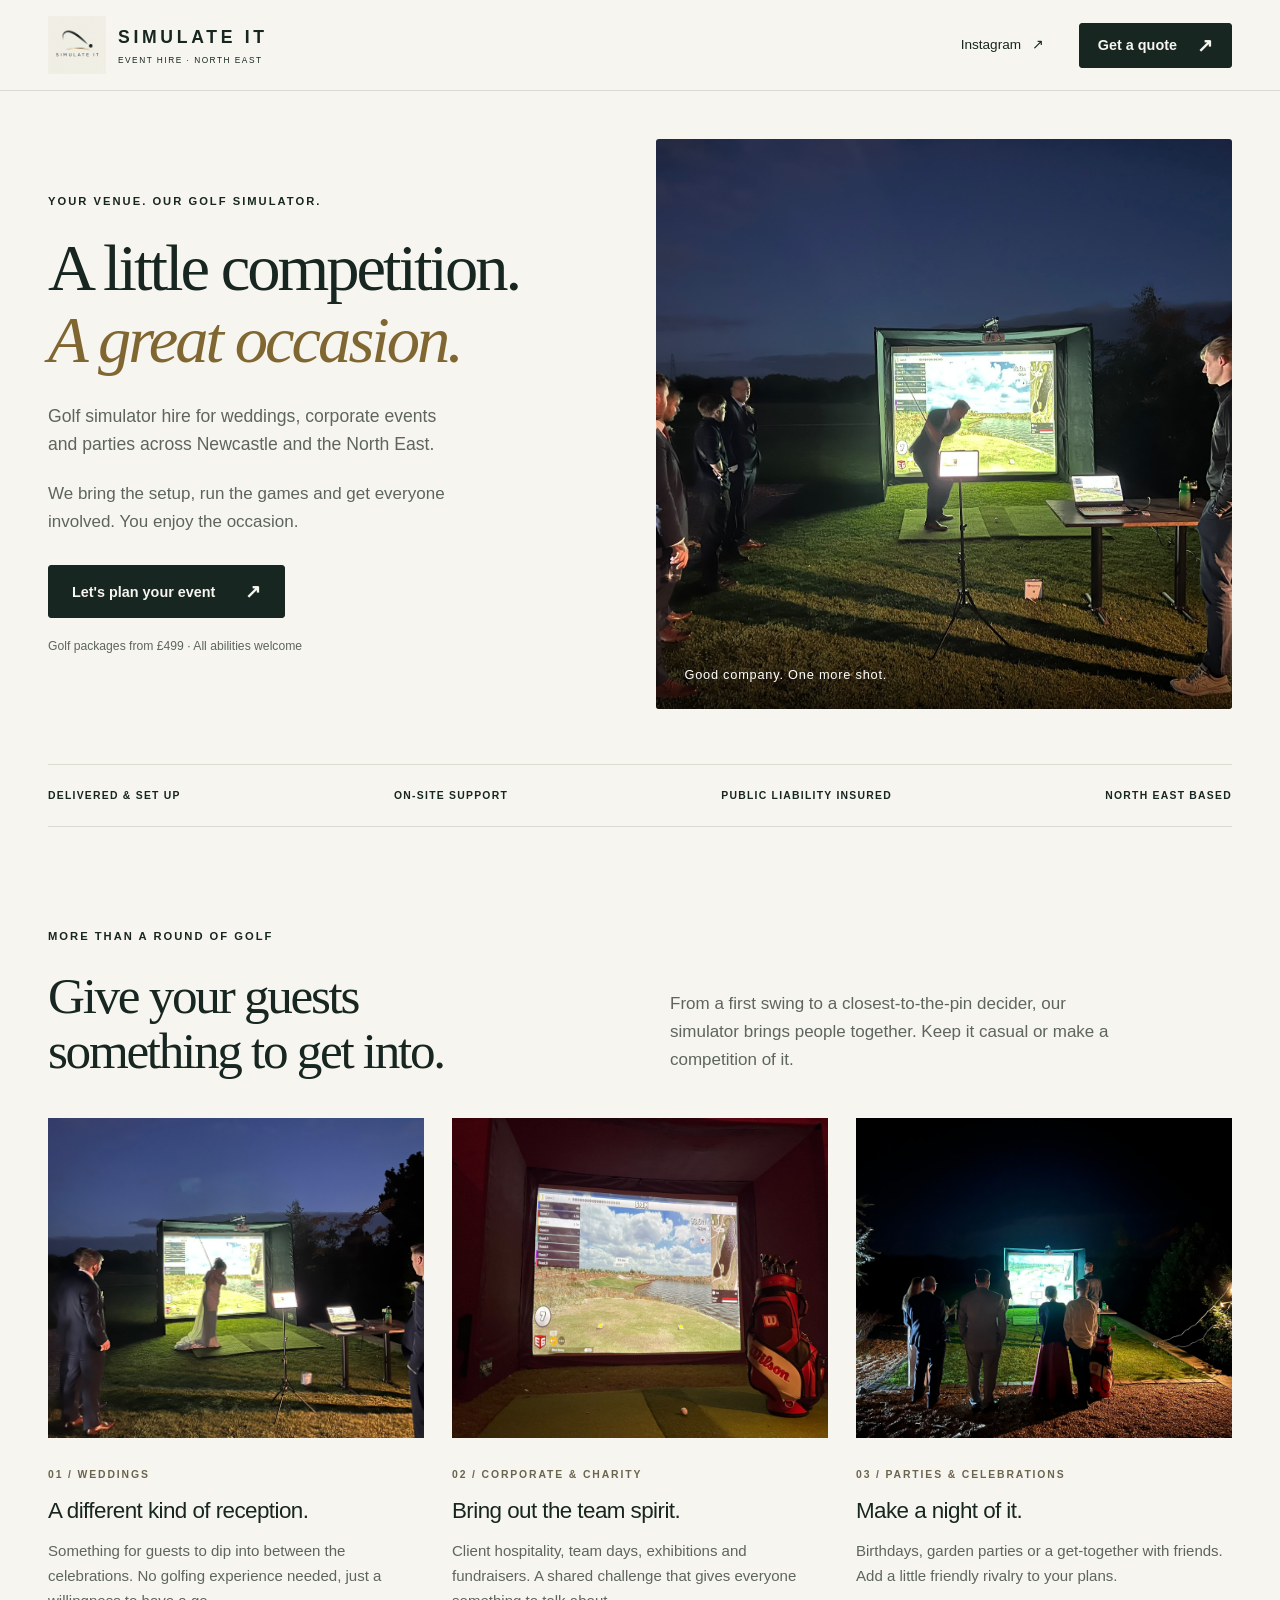
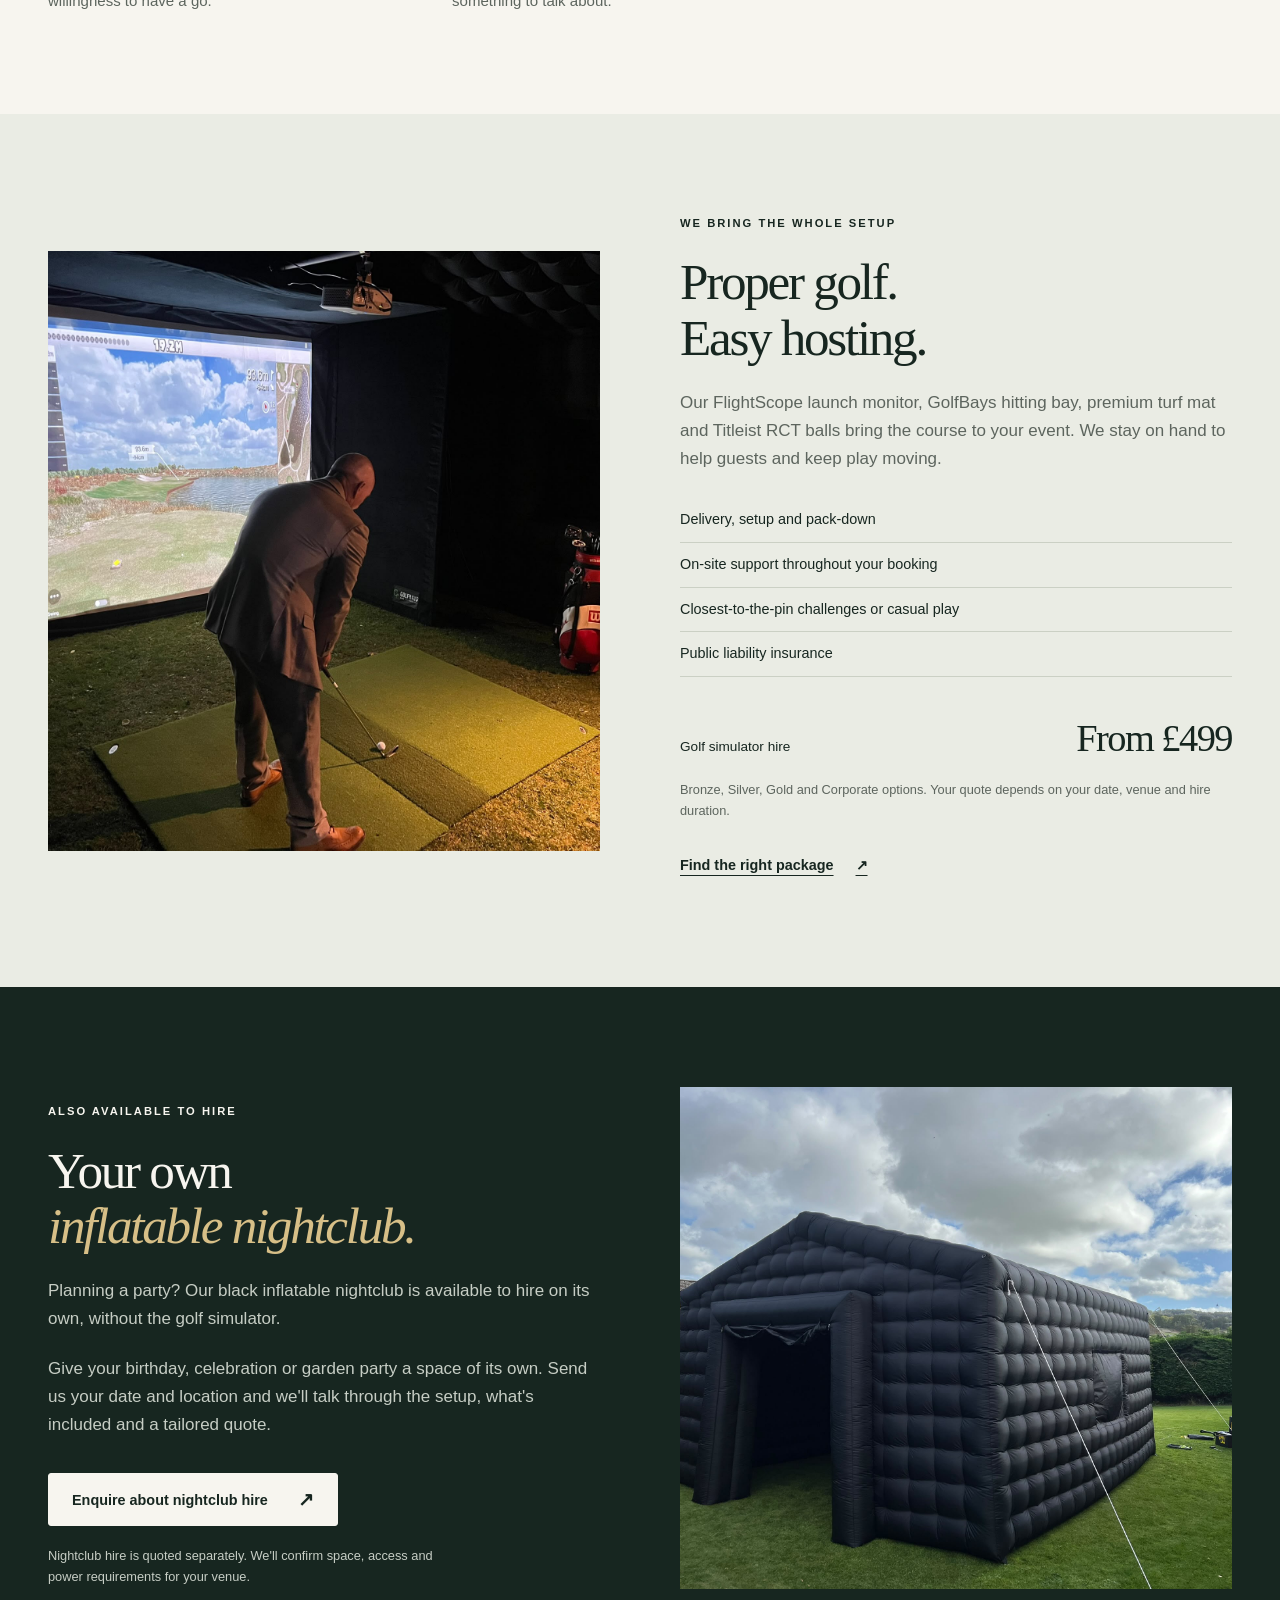
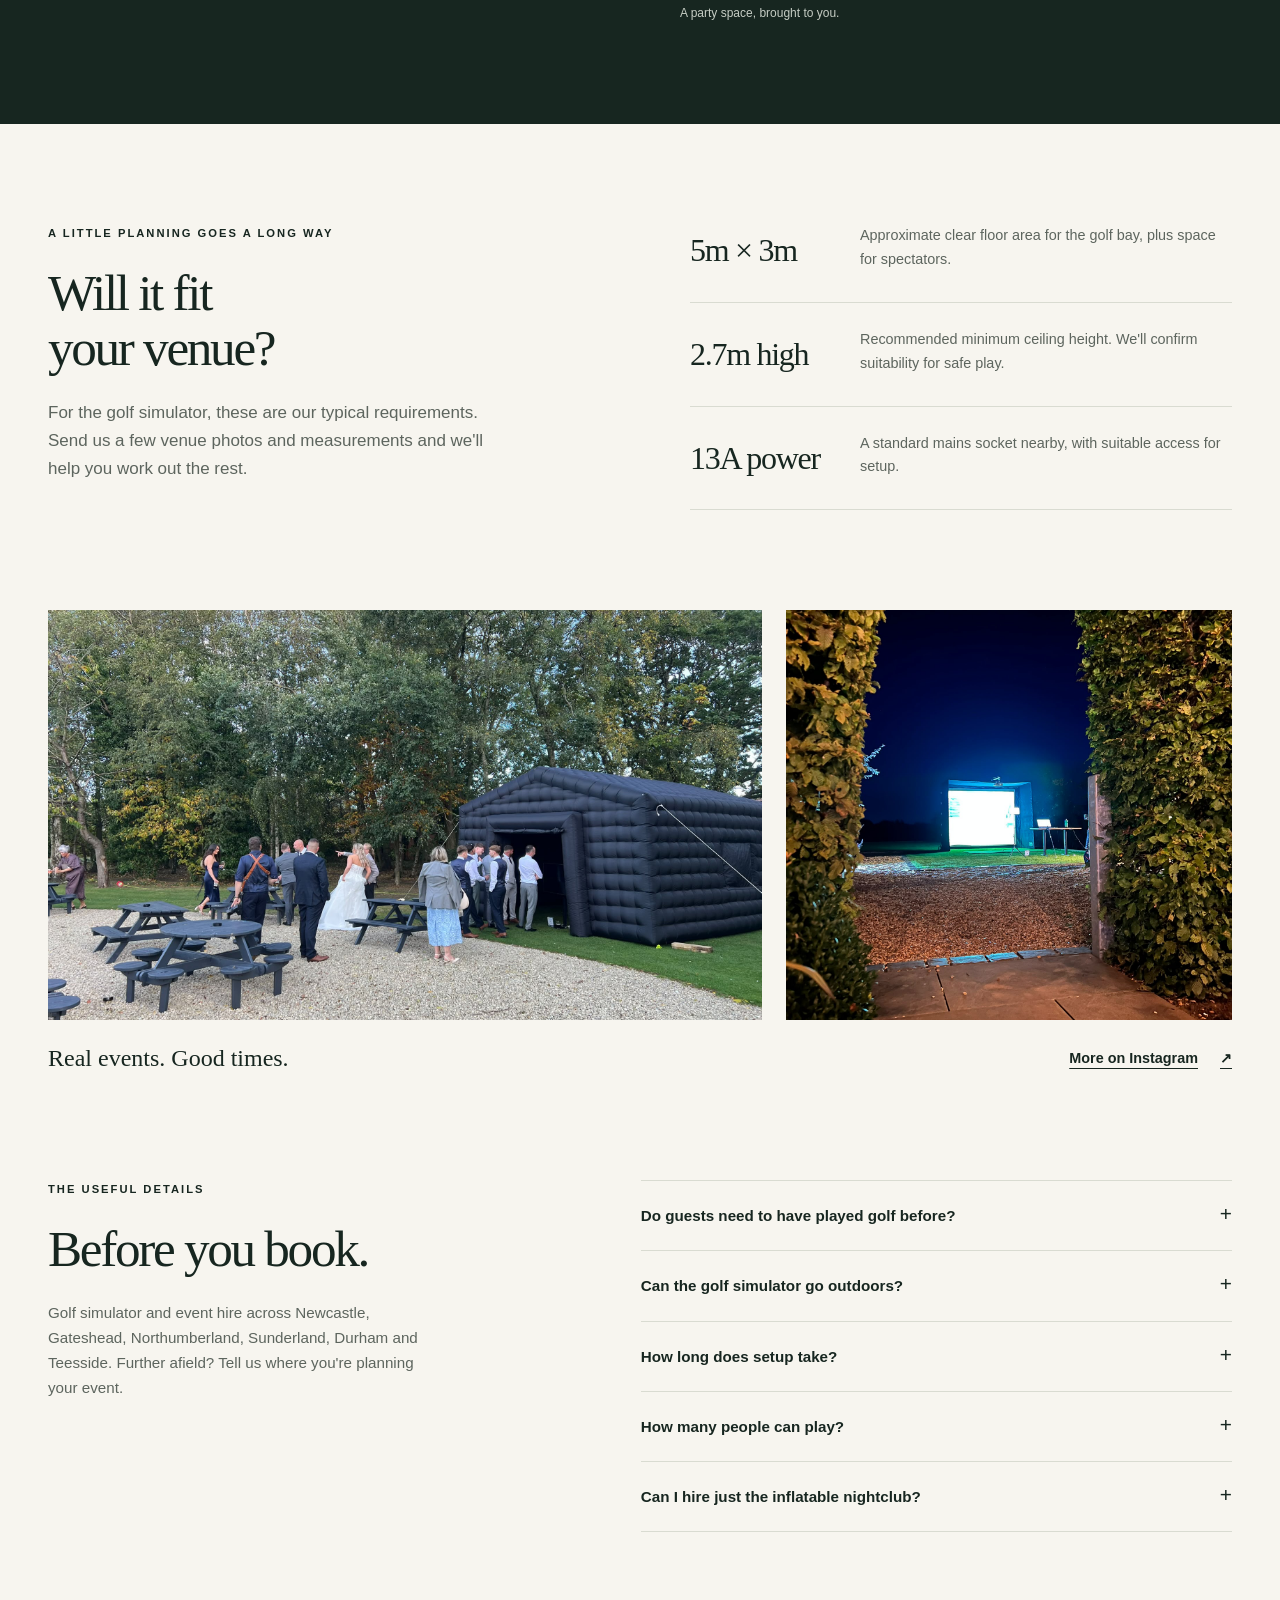
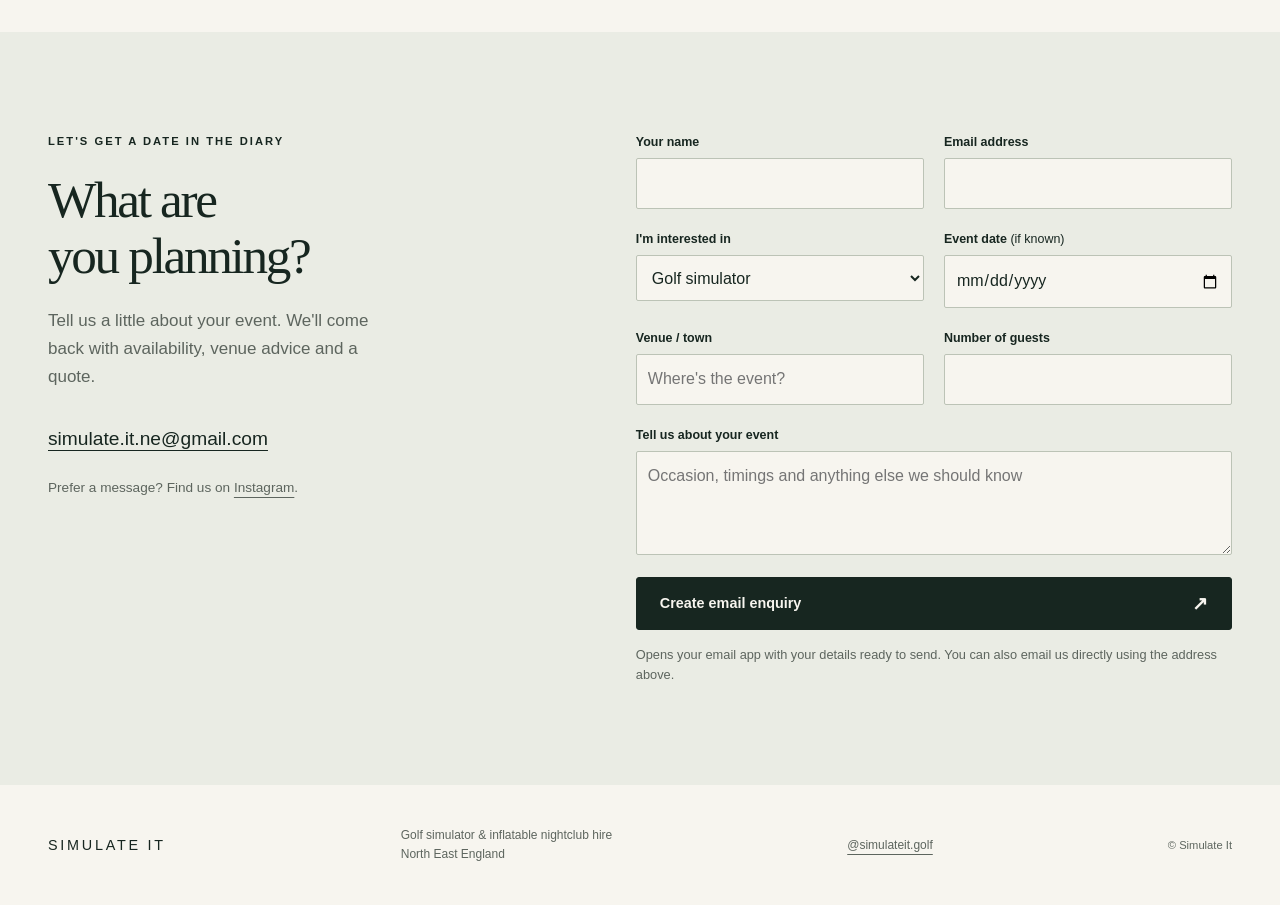
<file: index.html>
<!DOCTYPE html>
<html lang="en-GB">
<head>
  <meta charset="UTF-8">
  <meta name="viewport" content="width=device-width, initial-scale=1">
  <title>Golf Simulator Hire Newcastle &amp; North East | Simulate It</title>
  <meta name="description" content="Golf simulator hire for weddings, corporate events and parties in Newcastle, Northumberland and the North East. Packages from £499. Inflatable nightclub hire too.">
  <link rel="canonical" href="https://simulate-it.com/">
  <meta name="theme-color" content="#172620">
  <meta property="og:type" content="website">
  <meta property="og:locale" content="en_GB">
  <meta property="og:site_name" content="Simulate It">
  <meta property="og:title" content="A little competition. A great occasion. | Simulate It">
  <meta property="og:description" content="Golf simulator and inflatable nightclub hire for events across the North East. Tell us what you're planning.">
  <meta property="og:url" content="https://simulate-it.com/">
  <meta property="og:image" content="https://simulate-it.com/Photos/Groom-hitting-shot.jpeg">
  <meta property="og:image:alt" content="Wedding guests enjoying the Simulate It golf simulator outdoors">
  <meta name="twitter:card" content="summary_large_image">
  <link rel="icon" href="Photos/Logo.png" type="image/png">
  <link rel="preload" as="image" href="Photos/Groom-hitting-shot.jpeg">
  <link rel="stylesheet" href="home.css">
  <script type="application/ld+json">
  {"@context":"https://schema.org","@type":"LocalBusiness","@id":"https://simulate-it.com/#business","name":"Simulate It","url":"https://simulate-it.com/","logo":"https://simulate-it.com/Photos/Logo.png","image":"https://simulate-it.com/Photos/Groom-hitting-shot.jpeg","description":"Golf simulator hire for weddings, corporate events and private parties, plus inflatable nightclub hire, across the North East of England.","email":"simulate.it.ne@gmail.com","areaServed":["Newcastle upon Tyne","Gateshead","Northumberland","Sunderland","Durham","Teesside","North East England"],"sameAs":["https://www.instagram.com/simulateit.golf/"],"hasOfferCatalog":{"@type":"OfferCatalog","name":"Event hire","itemListElement":[{"@type":"OfferCatalog","name":"Golf simulator hire"},{"@type":"OfferCatalog","name":"Inflatable nightclub hire"}]}}
  </script>
</head>
<body>
  <a class="skip-link" href="#main">Skip to content</a>
  <header class="site-header">
    <div class="wrap header-inner">
      <a class="brand" href="./" aria-label="Simulate It home"><img src="Photos/Logo.png" width="64" height="64" alt=""><span>SIMULATE IT<small>EVENT HIRE · NORTH EAST</small></span></a>
      <nav aria-label="Main"><a class="instagram" href="https://www.instagram.com/simulateit.golf/" target="_blank" rel="noopener noreferrer">Instagram <span aria-hidden="true">↗</span><span class="sr-only"> (opens in a new tab)</span></a><a class="button small" href="#contact">Get a quote <span aria-hidden="true">↗</span></a></nav>
    </div>
  </header>
  <main id="main">
    <section class="hero wrap" aria-labelledby="hero-title">
      <div class="hero-copy"><p class="eyebrow">Your venue. Our golf simulator.</p><h1 id="hero-title">A little competition.<br><em>A great occasion.</em></h1><p class="lead">Golf simulator hire for weddings, corporate events and parties across Newcastle and the North East.</p><p>We bring the setup, run the games and get everyone involved. You enjoy the occasion.</p><a class="button" href="#contact">Let's plan your event <span aria-hidden="true">↗</span></a><p class="hero-note">Golf packages from £499 · All abilities welcome</p></div>
      <figure class="hero-photo"><img src="Photos/Groom-hitting-shot.jpeg" alt="Groom taking a shot on our outdoor golf simulator as wedding guests watch" width="2048" height="1536" fetchpriority="high"><figcaption>Good company. One more shot.</figcaption></figure>
    </section>
    <div class="wrap reassurance"><span>Delivered &amp; set up</span><span>On-site support</span><span>Public liability insured</span><span>North East based</span></div>
    <section class="wrap section" id="services">
      <div class="section-heading"><div><p class="eyebrow">More than a round of golf</p><h2>Give your guests<br>something to get into.</h2></div><p>From a first swing to a closest-to-the-pin decider, our simulator brings people together. Keep it casual or make a competition of it.</p></div>
      <div class="event-grid">
        <article><figure><img class="bride-photo" src="Photos/Bride-hitting-shot.jpeg" alt="Bride playing golf in her wedding dress at an evening reception" width="1536" height="2048" loading="lazy" decoding="async"></figure><p class="eyebrow">01 / Weddings</p><h3>A different kind of reception.</h3><p>Something for guests to dip into between the celebrations. No golfing experience needed, just a willingness to have a go.</p></article>
        <article><figure><img src="Photos/Screen-and-bag.jpeg" alt="Golf simulator screen, hitting mat and clubs ready for a closest-to-the-pin competition" width="2048" height="1536" loading="lazy" decoding="async"></figure><p class="eyebrow">02 / Corporate &amp; charity</p><h3>Bring out the team spirit.</h3><p>Client hospitality, team days, exhibitions and fundraisers. A shared challenge that gives everyone something to talk about.</p></article>
        <article><figure><img src="Photos/Outdoor-crowd.jpeg" alt="Guests gathered around the golf simulator for an evening competition" width="2048" height="1536" loading="lazy" decoding="async"></figure><p class="eyebrow">03 / Parties &amp; celebrations</p><h3>Make a night of it.</h3><p>Birthdays, garden parties or a get-together with friends. Add a little friendly rivalry to your plans.</p></article>
      </div>
    </section>
    <section class="golf-detail" id="pricing"><div class="wrap split section">
      <figure class="detail-photo"><img src="Photos/Inside%20inflateable.jpeg" alt="Guest lining up a golf shot inside our inflatable simulator enclosure" width="2048" height="1536" loading="lazy" decoding="async"></figure>
      <div><p class="eyebrow">We bring the whole setup</p><h2>Proper golf.<br>Easy hosting.</h2><p>Our FlightScope launch monitor, GolfBays hitting bay, premium turf mat and Titleist RCT balls bring the course to your event. We stay on hand to help guests and keep play moving.</p><ul class="included"><li>Delivery, setup and pack-down</li><li>On-site support throughout your booking</li><li>Closest-to-the-pin challenges or casual play</li><li>Public liability insurance</li></ul><div class="price"><span>Golf simulator hire</span><strong>From £499</strong></div><p class="fine-print">Bronze, Silver, Gold and Corporate options. Your quote depends on your date, venue and hire duration.</p><a class="text-link" href="#contact">Find the right package <span aria-hidden="true">↗</span></a></div>
    </div></section>
    <section class="nightclub" id="nightclub"><div class="wrap section split">
      <div><p class="eyebrow">Also available to hire</p><h2>Your own<br><em>inflatable nightclub.</em></h2><p>Planning a party? Our black inflatable nightclub is available to hire on its own, without the golf simulator.</p><p>Give your birthday, celebration or garden party a space of its own. Send us your date and location and we'll talk through the setup, what's included and a tailored quote.</p><a class="button light" href="#contact" data-hire="Inflatable nightclub">Enquire about nightclub hire <span aria-hidden="true">↗</span></a><p class="fine-print">Nightclub hire is quoted separately. We'll confirm space, access and power requirements for your venue.</p></div>
      <figure><img src="Photos/Inflateable-in-garden.jpeg" alt="Black inflatable nightclub set up on a garden lawn" width="2048" height="1536" loading="lazy" decoding="async"><figcaption>A party space, brought to you.</figcaption></figure>
    </div></section>
    <section class="wrap section planning" id="venue"><div><p class="eyebrow">A little planning goes a long way</p><h2>Will it fit<br>your venue?</h2><p>For the golf simulator, these are our typical requirements. Send us a few venue photos and measurements and we'll help you work out the rest.</p></div><dl><div><dt>5m × 3m</dt><dd>Approximate clear floor area for the golf bay, plus space for spectators.</dd></div><div><dt>2.7m high</dt><dd>Recommended minimum ceiling height. We'll confirm suitability for safe play.</dd></div><div><dt>13A power</dt><dd>A standard mains socket nearby, with suitable access for setup.</dd></div></dl></section>
    <section class="wrap moments"><div class="moments-images"><img src="Photos/Outside-inflateable-crowd.jpeg" alt="Wedding guests socialising outside the inflatable enclosure at a garden venue" width="2048" height="1536" loading="lazy" decoding="async"><img src="Photos/Outdoors-through-gap.jpeg" alt="Evening golf simulator setup seen through a garden hedge" width="1536" height="2048" loading="lazy" decoding="async"></div><div class="moments-caption"><p>Real events. Good times.</p><a class="text-link" href="https://www.instagram.com/simulateit.golf/" target="_blank" rel="noopener noreferrer">More on Instagram <span aria-hidden="true">↗</span><span class="sr-only"> (opens in a new tab)</span></a></div></section>
    <section class="wrap section faq-section" id="faq"><div><p class="eyebrow">The useful details</p><h2>Before you book.</h2><p>Golf simulator and event hire across Newcastle, Gateshead, Northumberland, Sunderland, Durham and Teesside. Further afield? Tell us where you're planning your event.</p></div><div class="faq-list">
      <details><summary>Do guests need to have played golf before?</summary><p>Not at all. Beginners and regular golfers are welcome. We help guests get started and adapt the format to your event.</p></details>
      <details><summary>Can the golf simulator go outdoors?</summary><p>Outdoor setups may be possible, depending on the venue, cover and conditions. Share your plans with us so we can confirm a suitable arrangement.</p></details>
      <details><summary>How long does setup take?</summary><p>The golf simulator is typically ready in under an hour. We'll agree arrival and setup times with you before the event.</p></details>
      <details><summary>How many people can play?</summary><p>As a guide, closest-to-the-pin games suit roughly 8–12 players per hour. We can recommend a format around your guest numbers and booking duration.</p></details>
      <details><summary>Can I hire just the inflatable nightclub?</summary><p>Yes. The inflatable nightclub is available separately from the golf simulator. Ask us about availability, pricing and what's included for your event.</p></details>
    </div></section>
    <section class="contact-section" id="contact"><div class="wrap section contact-grid"><div><p class="eyebrow">Let's get a date in the diary</p><h2>What are<br>you planning?</h2><p>Tell us a little about your event. We'll come back with availability, venue advice and a quote.</p><a class="email-link" href="mailto:simulate.it.ne@gmail.com">simulate.it.ne@gmail.com</a><p class="contact-note">Prefer a message? Find us on <a href="https://www.instagram.com/simulateit.golf/" target="_blank" rel="noopener noreferrer">Instagram<span class="sr-only"> (opens in a new tab)</span></a>.</p></div>
      <form id="contact-form"><div class="form-row"><div class="field"><label for="name">Your name</label><input id="name" name="name" required autocomplete="name" maxlength="120"></div><div class="field"><label for="email">Email address</label><input id="email" name="email" type="email" required autocomplete="email" maxlength="200"></div></div><div class="form-row"><div class="field"><label for="hire">I'm interested in</label><select id="hire" name="hire"><option>Golf simulator</option><option>Inflatable nightclub</option><option>Both / let's discuss</option></select></div><div class="field"><label for="date">Event date <span>(if known)</span></label><input id="date" name="date" type="date"></div></div><div class="form-row"><div class="field"><label for="venue-name">Venue / town</label><input id="venue-name" name="venue" placeholder="Where's the event?" maxlength="200"></div><div class="field"><label for="guests">Number of guests</label><input id="guests" name="guests" type="number" min="1" step="1"></div></div><div class="field"><label for="message">Tell us about your event</label><textarea id="message" name="message" rows="3" maxlength="2500" placeholder="Occasion, timings and anything else we should know"></textarea></div><button class="button" type="submit">Create email enquiry <span aria-hidden="true">↗</span></button><p class="fine-print" id="form-help">Opens your email app with your details ready to send. You can also email us directly using the address above.</p><p id="form-status" role="status"></p><noscript><p>Please email simulate.it.ne@gmail.com with your event details.</p></noscript></form>
    </div></section>
  </main>
  <footer class="wrap"><span class="footer-brand">SIMULATE IT</span><span>Golf simulator &amp; inflatable nightclub hire<br>North East England</span><a href="https://www.instagram.com/simulateit.golf/" target="_blank" rel="noopener noreferrer">@simulateit.golf<span class="sr-only"> (opens in a new tab)</span></a><small>© Simulate It</small></footer>
  <script src="home.js" defer></script>
</body>
</html>
</file>
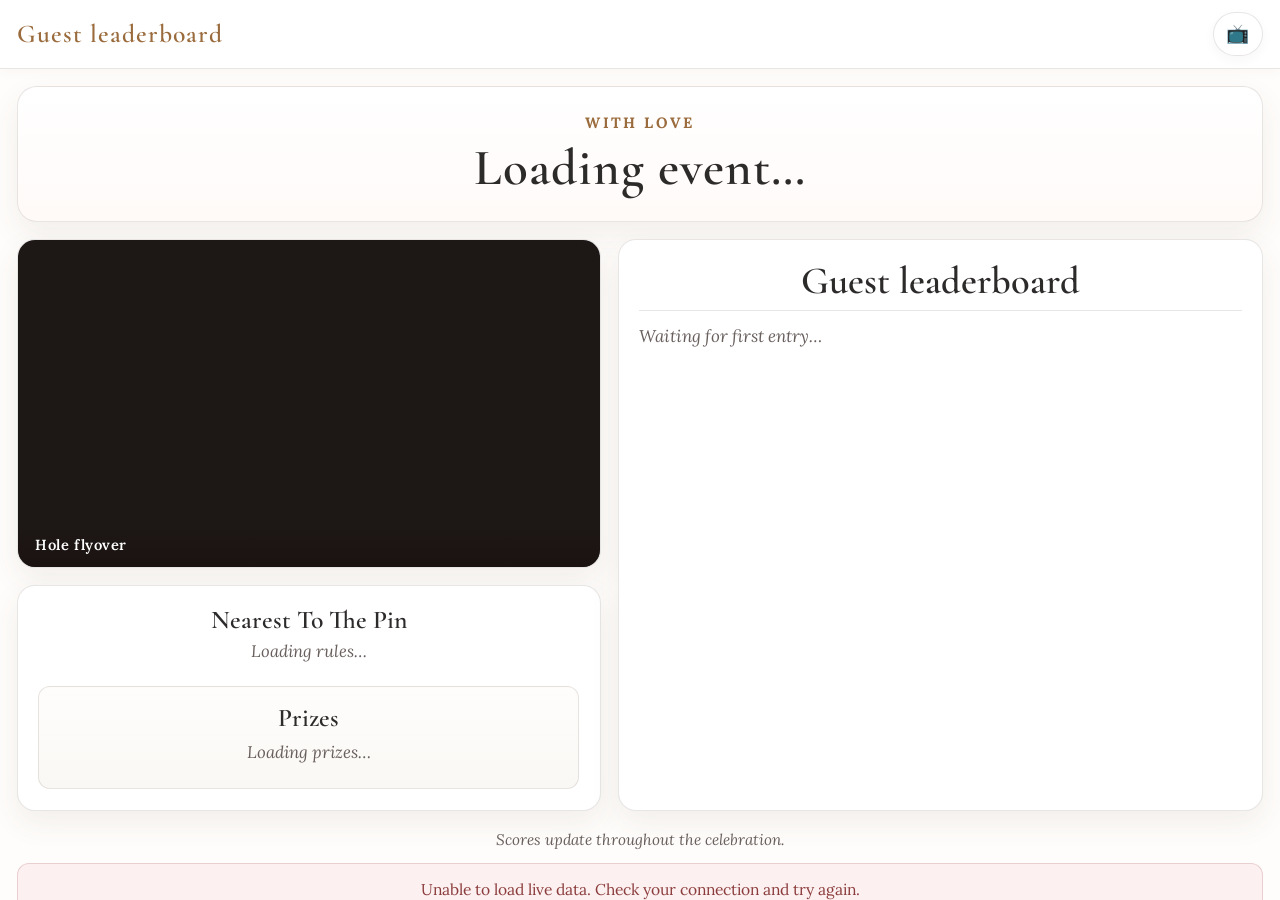
<file: wedding/index.html>
<!DOCTYPE html>
<html lang="en">
<head>
  <meta charset="UTF-8" />
  <meta http-equiv="refresh" content="0; url=../Wedding.html" />
  <meta name="viewport" content="width=device-width, initial-scale=1.0" />
  <title>Wedding Leaderboard</title>
  <style>
    body {
      margin: 0;
      min-height: 100vh;
      display: grid;
      place-items: center;
      font-family: Arial, sans-serif;
      background: #fffaf8;
      color: #2d2a2a;
    }
    a {
      color: #9a6b3c;
      text-decoration: none;
      font-weight: 600;
    }
  </style>
</head>
<body>
  <p>Redirecting to the wedding leaderboard… <a href="../Wedding.html">Open the leaderboard</a></p>
</body>
</html>
</file>
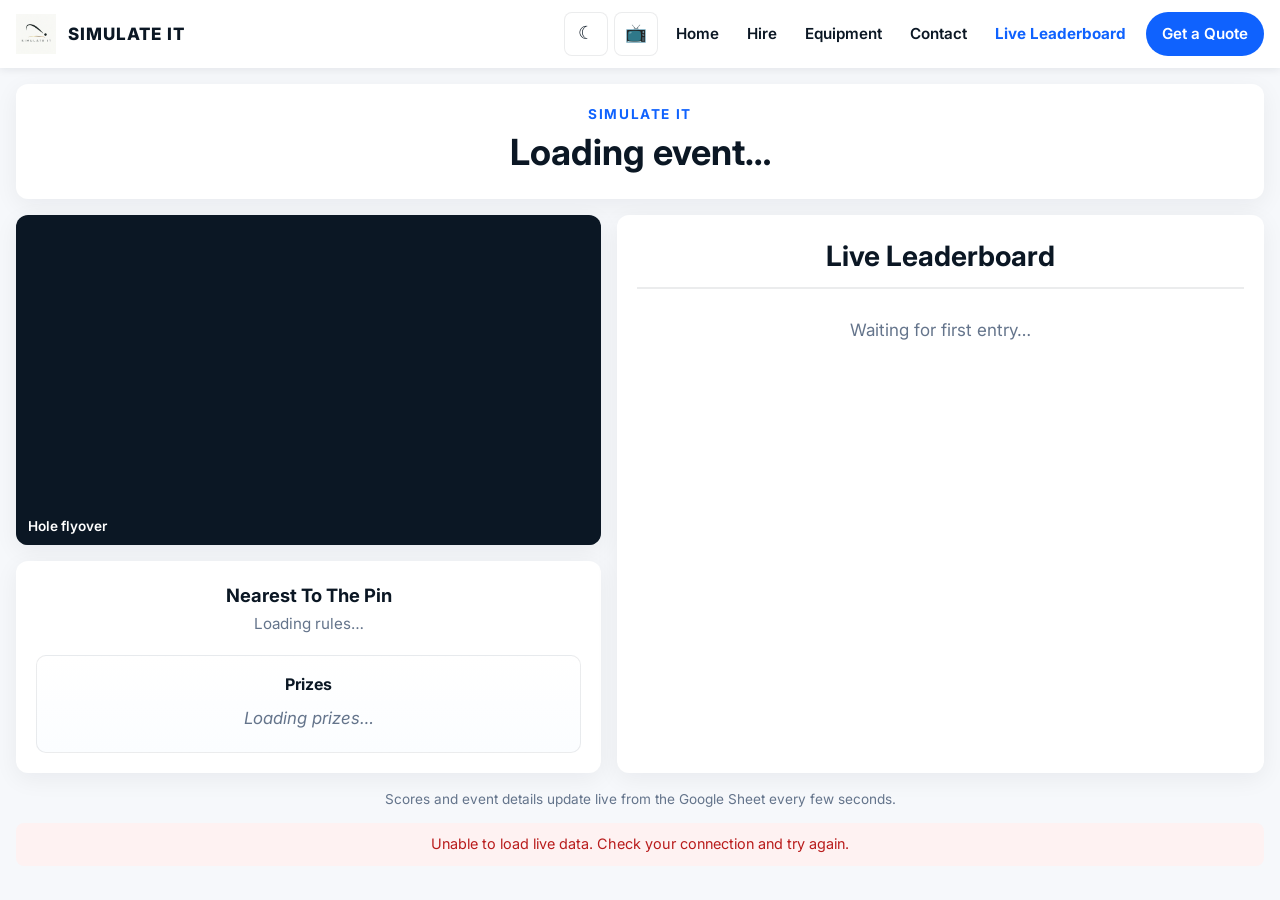
<file: Leaderboard.html>
<!DOCTYPE html>
<html lang="en">
<head>
  <meta name="robots" content="noindex, nofollow">
  <meta charset="UTF-8" />
  <title>Simulate It | Live Leaderboard</title>
  <meta name="viewport" content="width=device-width, initial-scale=1.0" />
  <meta name="description" content="Live closest-to-the-pin leaderboard for Simulate It golf simulator events in the North East." />
  <link rel="icon" href="Photos/Logo.png" type="image/png" />
  <link href="https://fonts.googleapis.com/css2?family=Inter:wght@400;600;700;800&display=swap" rel="stylesheet">
  <script>try{var t=localStorage.getItem('simulate-it-theme');if(t)document.documentElement.setAttribute('data-theme',t)}catch(e){}</script>
  <style>
    :root{
      --bg:#f6f8fb;--surface:#ffffff;--primary:#0f62fe;--primary-dark:#0b4fd4;--text:#0b1724;--muted:#64748b;
      --border:rgba(11,23,36,0.08);--shadow:0 6px 24px rgba(17,24,39,0.06);
      --container-width:1280px;--base-font-size:17px;--base-line:1.55;--header-h:3.5rem;
      --gold:#b8860b;--silver:#64748b;--bronze:#d97706;--prize-bg:linear-gradient(180deg,#fff,#fbfdff);
      color-scheme:light
    }
    [data-theme="dark"]{
      --bg:#0c1118;--surface:#151d2b;--primary:#4d9aff;--primary-dark:#0b4fd4;--text:#e8eef6;--muted:#94a3b8;
      --border:rgba(255,255,255,0.08);--shadow:0 8px 28px rgba(0,0,0,0.4);
      --gold:#f0c14b;--silver:#94a3b8;--bronze:#f59e0b;--prize-bg:linear-gradient(180deg,#1a2438,#151d2b);
      color-scheme:dark
    }
    *{box-sizing:border-box;margin:0;padding:0}
    [hidden]{display:none!important}
    body{
      font-family:Inter,system-ui,-apple-system,BlinkMacSystemFont,'Segoe UI',Roboto,Helvetica,Arial,sans-serif;
      background:var(--bg);color:var(--text);min-height:100vh;
      font-size:var(--base-font-size);line-height:var(--base-line);
      display:flex;flex-direction:column;align-items:center;padding:0 0 1.25rem
    }
    a{color:var(--primary);text-decoration:none}
    a:hover{text-decoration:underline}

    .site-header{
      position:sticky;top:0;z-index:1000;width:100%;background:var(--surface);
      box-shadow:0 2px 8px var(--border)
    }
    body.tv-mode .site-header{display:none}
    body.tv-mode .live-note{display:none}
    body.tv-mode .fetch-error:not(.visible){display:none}

    /* TV / fullscreen: fit everything in one screen, no cropping */
    html.tv-mode, html.tv-mode body{
      height:100%;overflow:hidden
    }
    html.tv-mode body{
      min-height:0;padding:0;display:block
    }
    html:fullscreen, html:-webkit-full-screen{
      width:100%;height:100%;overflow:hidden;background:var(--bg)
    }
    html:fullscreen body, html:-webkit-full-screen body{
      height:100%;overflow:hidden
    }

    body.tv-mode .page-wrap{
      margin:0;width:100%;max-width:none;height:100dvh;height:100vh;
      padding:.45rem .6rem .5rem;display:flex;flex-direction:column;
      overflow:hidden;box-sizing:border-box
    }
    body.tv-mode .event-header{
      flex:0 0 auto;margin-bottom:.4rem;padding:.45rem .75rem;border-radius:8px
    }
    body.tv-mode .event-header .brand-line{font-size:clamp(.65rem,1.4vh,.8rem);margin-bottom:.15rem}
    body.tv-mode .event-header h1{
      font-size:clamp(.95rem,2.8vh,1.65rem);margin-bottom:.15rem;line-height:1.15
    }
    body.tv-mode .event-header .hole-meta{font-size:clamp(.8rem,2vh,1.05rem)}
    body.tv-mode .event-header .hole-length{font-size:clamp(.75rem,1.8vh,.9rem);margin-top:.1rem}

    body.tv-mode .container{
      flex:1 1 auto;min-height:0;display:grid;
      grid-template-columns:minmax(0,1fr) minmax(0,1.15fr);
      grid-template-rows:minmax(0,1.15fr) minmax(0,0.85fr);
      gap:.45rem;align-items:stretch;width:100%
    }
    body.tv-mode .flyover-panel,
    body.tv-mode .side-panel,
    body.tv-mode .leaderboard-panel{
      min-height:0;border-radius:8px;display:flex;flex-direction:column
    }
    body.tv-mode .flyover-panel{grid-column:1;grid-row:1;overflow:hidden}
    body.tv-mode .side-panel{grid-column:1;grid-row:2;padding:.55rem .65rem;gap:.35rem;overflow:hidden}
    body.tv-mode .leaderboard-panel{grid-column:2;grid-row:1/span 2;padding:.55rem .65rem;overflow:hidden;height:100%}

    body.tv-mode .flyover-wrap{
      flex:1 1 auto;min-height:0;width:100%;aspect-ratio:unset
    }
    body.tv-mode .flyover-label{font-size:clamp(.65rem,1.6vh,.8rem);padding:.35rem .5rem}
    body.tv-mode #rules-heading{font-size:clamp(.8rem,2vh,1rem);margin-bottom:.15rem}
    body.tv-mode .rules{font-size:clamp(.7rem,1.7vh,.88rem);line-height:1.35}
    body.tv-mode .rules p{margin:.1rem 0}
    body.tv-mode .prize-box{padding:.45rem .55rem;flex:1 1 auto;min-height:0;overflow:hidden}
    body.tv-mode .prize-box h3{font-size:clamp(.75rem,1.8vh,.9rem);margin-bottom:.25rem}
    body.tv-mode #prize-list p{font-size:clamp(.7rem,1.7vh,.85rem);margin:.15rem 0}

    body.tv-mode .leaderboard-title{
      font-size:clamp(.85rem,2.2vh,1.2rem);margin-bottom:.35rem;padding-bottom:.3rem;flex-shrink:0
    }
    body.tv-mode .leaderboard-stack{
      flex:1 1 auto;min-height:0;overflow:hidden;display:flex;flex-direction:column;justify-content:flex-start
    }
    body.tv-mode .lb-row{
      flex:0 0 auto;padding:clamp(.2rem,0.9vh,.45rem) .35rem;
      font-size:clamp(.75rem,2vh,1.1rem);gap:.35rem;
      grid-template-columns:2.5rem 1fr auto
    }
    body.tv-mode .lb-row.leader .lb-name{font-size:1.05em}
    body.tv-mode .lb-row.leader .lb-distance{font-size:1.05em}

    .tv-exit-fab{
      position:fixed;bottom:.75rem;right:.75rem;z-index:9999;
      padding:.5rem .85rem;border-radius:999px;border:none;
      background:rgba(11,23,36,0.75);color:#fff;font:inherit;font-size:.85rem;
      font-weight:600;cursor:pointer;backdrop-filter:blur(6px);
      box-shadow:0 4px 16px rgba(0,0,0,0.25)
    }
    .tv-exit-fab:hover{background:rgba(11,23,36,0.9)}
    [data-theme="dark"] .tv-exit-fab{background:rgba(255,255,255,0.15)}
    [data-theme="dark"] .tv-exit-fab:hover{background:rgba(255,255,255,0.25)}

    .header-inner{
      width:min(var(--container-width),calc(100% - 2rem));margin:0 auto;
      display:flex;align-items:center;justify-content:space-between;gap:1rem;
      padding:.75rem 0;min-height:var(--header-h);flex-wrap:wrap
    }
    .header-end{display:flex;align-items:center;gap:.35rem;margin-left:auto}
    .brand{display:inline-flex;align-items:center;gap:.75rem;font-weight:800;letter-spacing:.06em;text-transform:uppercase;color:var(--text);text-decoration:none}
    .brand:hover{text-decoration:none}
    .brand-logo{width:40px;height:40px;object-fit:contain}
    .header-actions{display:flex;align-items:center;gap:.35rem}
    .icon-btn{
      display:inline-flex;align-items:center;justify-content:center;min-width:44px;min-height:44px;
      padding:0 .65rem;border:1px solid var(--border);border-radius:8px;background:var(--surface);
      color:var(--text);font-size:1.1rem;cursor:pointer;line-height:1
    }
    .icon-btn:hover{background:rgba(15,98,254,0.08)}
    .icon-btn[aria-pressed="true"]{background:var(--primary);color:#fff;border-color:var(--primary)}

    .nav-toggle{
      display:none;align-items:center;justify-content:center;width:44px;height:44px;
      border:1px solid var(--border);border-radius:8px;background:var(--surface);cursor:pointer;padding:0
    }
    .nav-toggle span,.nav-toggle span::before,.nav-toggle span::after{
      display:block;width:20px;height:2px;background:var(--text);position:relative
    }
    .nav-toggle span::before,.nav-toggle span::after{content:"";position:absolute;left:0}
    .nav-toggle span::before{top:-6px}
    .nav-toggle span::after{top:6px}
    body.nav-open .nav-toggle span{background:transparent}
    body.nav-open .nav-toggle span::before{transform:translateY(6px) rotate(45deg)}
    body.nav-open .nav-toggle span::after{transform:translateY(-6px) rotate(-45deg)}
    .main-nav ul{list-style:none;margin:0;padding:0;display:flex;align-items:center;gap:.25rem;flex-wrap:wrap}
    .main-nav a{
      display:inline-flex;align-items:center;min-height:44px;padding:0 .75rem;
      border-radius:8px;color:var(--text);font-weight:600;font-size:.95rem
    }
    .main-nav a:hover{background:rgba(15,98,254,0.06);text-decoration:none;color:var(--primary)}
    .main-nav .nav-active{color:var(--primary);font-weight:700}
    .main-nav .nav-cta{background:var(--primary);color:#fff!important;margin-left:.25rem;padding:0 1rem;border-radius:999px}
    .main-nav .nav-cta:hover{background:var(--primary-dark);text-decoration:none}

    .page-wrap{width:min(var(--container-width),calc(100% - 2rem));margin:1rem auto 0;flex:1}

    .event-header{
      background:var(--surface);border-radius:12px;padding:1.25rem 1.5rem;margin-bottom:1rem;
      box-shadow:var(--shadow);text-align:center
    }
    .event-header .brand-line{font-size:.85rem;font-weight:700;letter-spacing:.12em;text-transform:uppercase;color:var(--primary);margin-bottom:.35rem}
    .event-header h1{font-size:clamp(1.35rem,3vw,2rem);line-height:1.2;margin-bottom:.35rem}
    .event-header .header-text{color:var(--muted);font-weight:600;margin-bottom:.25rem}
    .event-header .hole-meta{color:var(--muted);font-size:clamp(1rem,2vw,1.2rem);font-weight:600}
    .event-header .hole-length{font-size:.95rem;color:var(--muted);margin-top:.25rem;font-weight:500}

    .container{display:grid;grid-template-columns:1fr;gap:1rem;width:100%}
    @media(min-width:900px){
      .container{grid-template-columns:minmax(300px,0.95fr) minmax(340px,1.05fr)}
      .leaderboard-panel{grid-column:2;grid-row:1/span 2}
      .flyover-panel{grid-row:1}
      .side-panel{grid-row:2}
      .container.no-flyover .side-panel{grid-row:1}
      .container.no-side-panel .flyover-panel{grid-row:1/span 2}
      .container.no-flyover.no-side-panel .leaderboard-panel{grid-column:1/-1;grid-row:1}
    }
    body.tv-mode .container.no-flyover .side-panel{grid-row:1/span 2}
    body.tv-mode .container.no-side-panel .flyover-panel{grid-row:1/span 2}
    body.tv-mode .container.no-flyover.no-side-panel .leaderboard-panel{grid-column:1/-1;grid-row:1/span 2}

    .flyover-panel,.side-panel,.leaderboard-panel{
      background:var(--surface);border-radius:12px;overflow:hidden;box-shadow:var(--shadow)
    }

    .flyover-panel{display:flex;flex-direction:column}
    .flyover-wrap{position:relative;background:#0b1724;aspect-ratio:16/9;min-height:180px}
    .flyover-wrap video{width:100%;height:100%;object-fit:cover;display:block}
    .flyover-label{
      position:absolute;bottom:0;left:0;right:0;padding:.5rem .75rem;
      background:linear-gradient(transparent,rgba(11,23,36,0.75));
      color:#fff;font-size:.85rem;font-weight:600
    }
    .flyover-fallback{
      display:none;align-items:center;justify-content:center;height:100%;color:#94a3b8;
      font-size:.9rem;padding:1rem;text-align:center
    }
    .flyover-wrap.no-video .flyover-fallback{display:flex}
    .flyover-wrap.no-video video{display:none}

    .side-panel{padding:1.25rem;display:flex;flex-direction:column;gap:1rem}
    #rules-heading{font-size:1.15rem;text-align:center}
    .rules{color:var(--muted);text-align:center;font-size:.95rem}
    .rules p{margin:.2rem 0}

    .prize-box{
      padding:1rem;border-radius:10px;border:1px solid var(--border);
      background:var(--prize-bg)
    }
    .prize-box h3{font-size:1rem;margin-bottom:.5rem;text-align:center}
    #prize-list p{margin:.35rem 0;font-size:.95rem;text-align:center}
    #prize-list p.empty{color:var(--muted);font-style:italic}

    .leaderboard-panel{padding:1.25rem;display:flex;flex-direction:column}
    .leaderboard-title{
      font-size:clamp(1.15rem,2.5vw,1.5rem);margin-bottom:.75rem;
      border-bottom:2px solid var(--border);padding-bottom:.5rem;text-align:center;flex-shrink:0
    }

    .leaderboard-stack{
      display:flex;flex-direction:column;align-items:stretch;width:100%;
      flex:0 0 auto;align-content:flex-start
    }
    .lb-row{
      display:grid;grid-template-columns:3.5rem 1fr auto;gap:.5rem;align-items:center;
      padding:.75rem .5rem;border-bottom:1px solid var(--border);font-size:1.05rem
    }
    .lb-row:last-child{border-bottom:none}
    .lb-rank{font-weight:700;color:var(--primary)}
    .lb-name{font-weight:600}
    .lb-distance{text-align:right;font-weight:800;font-variant-numeric:tabular-nums}
    .lb-row.gold .lb-rank,.lb-row.gold .lb-name,.lb-row.gold .lb-distance{color:var(--gold)}
    .lb-row.silver .lb-rank,.lb-row.silver .lb-name,.lb-row.silver .lb-distance{color:var(--silver)}
    .lb-row.bronze .lb-rank,.lb-row.bronze .lb-name,.lb-row.bronze .lb-distance{color:var(--bronze)}
    .lb-row.leader{padding-top:0;padding-bottom:.85rem}
    .lb-row.leader .lb-name{font-size:1.15em}
    .lb-row.leader .lb-distance{font-size:1.1em}
    .lb-row.moved{animation:slideUp .5s ease forwards}
    .lb-row.new-leader{animation:goldPulse 1.4s ease}
    @keyframes slideUp{from{transform:translateY(10px);opacity:0}to{transform:translateY(0);opacity:1}}
    @keyframes goldPulse{
      0%{background:transparent;box-shadow:none}
      20%{background:rgba(255,215,0,0.22);box-shadow:0 0 24px rgba(255,200,0,0.45)}
      50%{background:rgba(255,215,0,0.12);box-shadow:0 0 12px rgba(255,200,0,0.25)}
      100%{background:transparent;box-shadow:none}
    }

    .lb-empty{padding:1rem;text-align:center;color:var(--muted)}

    .live-note{text-align:center;color:var(--muted);font-size:.85rem;margin-top:1rem}
    .event-notice{margin-top:1rem;padding:.75rem 1rem;border-left:4px solid var(--primary);border-radius:8px;background:var(--surface);box-shadow:var(--shadow);text-align:center}
    .fetch-error{
      display:none;margin-top:.75rem;padding:.65rem 1rem;border-radius:8px;
      background:#fef2f2;color:#b91c1c;font-size:.9rem;text-align:center
    }
    [data-theme="dark"] .fetch-error{background:#3f1515;color:#fca5a5}
    .fetch-error.visible{display:block}

    @media (prefers-reduced-motion: reduce){
      .lb-row.moved,.lb-row.new-leader{animation:none}
    }

    @media(min-width:1200px){
      .event-header h1{font-size:2.25rem}
      .lb-row{font-size:1.2rem;padding:1rem .65rem}
      .leaderboard-title{font-size:1.75rem}
      .lb-row.leader .lb-distance{font-size:1.35rem}
      .lb-row.leader .lb-name{font-size:1.25rem}
      .flyover-wrap{min-height:220px}
      #prize-list p{font-size:1.05rem}
    }

    @media(max-width:768px){
      .nav-toggle{display:inline-flex}
      .main-nav{
        position:fixed;top:var(--header-h);left:0;right:0;background:var(--surface);
        box-shadow:0 8px 24px rgba(11,23,36,0.1);padding:1rem;
        transform:translateY(-120%);opacity:0;pointer-events:none;
        transition:transform .25s ease,opacity .25s ease
      }
      body.nav-open .main-nav{transform:translateY(0);opacity:1;pointer-events:auto}
      body.nav-open{overflow:hidden}
      .main-nav ul{flex-direction:column;align-items:stretch}
      .main-nav a{width:100%;justify-content:flex-start;padding:0 1rem}
      .main-nav .nav-cta{margin-left:0;margin-top:.5rem;justify-content:center}
    }
  </style>
</head>
<body>
  <header class="site-header">
    <div class="header-inner">
      <a class="brand" href="index.html">
        <img src="Photos/Logo.png" alt="" class="brand-logo" width="40" height="40">
        Simulate It
      </a>
      <div class="header-end">
        <button type="button" class="icon-btn" data-theme-toggle aria-label="Switch to dark mode" title="Dark mode">🌙</button>
        <button type="button" class="icon-btn" data-tv-toggle aria-pressed="false" aria-label="TV fullscreen mode" title="TV mode">📺</button>
        <button type="button" class="nav-toggle" id="nav-toggle" aria-label="Open menu" aria-expanded="false" aria-controls="main-nav">
          <span></span>
        </button>
        <nav class="main-nav" id="main-nav" aria-label="Main">
        <ul>
          <li><a href="index.html#home">Home</a></li>
          <li><a href="index.html#services">Hire</a></li>
          <li><a href="index.html#equipment">Equipment</a></li>
          <li><a href="index.html#contact">Contact</a></li>
          <li><a class="nav-active" href="Leaderboard.html" aria-current="page">Live Leaderboard</a></li>
          <li><a class="nav-cta" href="index.html#contact">Get a Quote</a></li>
        </ul>
        </nav>
      </div>
    </div>
  </header>

  <div class="page-wrap">
    <header class="event-header">
      <p class="brand-line" id="event-eyebrow">Simulate It</p>
      <h1 id="competition-name">Loading event…</h1>
      <p class="header-text" id="event-header-text" hidden></p>
      <p class="hole-meta" id="hole-name"></p>
      <p class="hole-length" id="hole-length" hidden></p>
    </header>

    <div class="container" id="event-container">
      <section class="flyover-panel" id="flyover-panel" aria-label="Hole flyover">
        <div class="flyover-wrap" id="flyover-wrap">
          <video id="flyover-video" muted loop playsinline autoplay aria-label="Hole flyover video"></video>
          <p class="flyover-fallback" id="flyover-fallback">Flyover video unavailable</p>
          <p class="flyover-label" id="flyover-label">Hole flyover</p>
        </div>
      </section>

      <aside class="side-panel" id="side-panel">
        <div id="rules-block">
          <h2 id="rules-heading">Nearest To The Pin</h2>
          <div class="rules" id="rules-list">
            <p class="empty">Loading rules…</p>
          </div>
        </div>
        <div class="prize-box" id="prize-box">
          <h3 id="prizes-heading">Prizes</h3>
          <div id="prize-list">
            <p class="empty">Loading prizes…</p>
          </div>
        </div>
      </aside>

      <section class="leaderboard-panel">
        <h2 class="leaderboard-title" id="leaderboard-title">Live Leaderboard</h2>
        <div class="leaderboard-stack" id="leaderboard-body" role="list" aria-label="Leaderboard rankings">
          <p class="lb-empty">Waiting for first entry…</p>
        </div>
      </section>
    </div>

    <p class="event-notice" id="event-notice" hidden></p>
    <p class="live-note" id="footer-note">Scores and event details update live from the Google Sheet every few seconds.</p>
    <p class="fetch-error" id="fetch-error" role="alert">Unable to load live data. Check your connection and try again.</p>
  </div>

  <button type="button" class="tv-exit-fab" data-tv-exit hidden aria-label="Exit TV mode">Exit TV mode</button>

  <script src="theme.js"></script>
  <script>
    (function(){
      var toggle = document.getElementById('nav-toggle');
      var nav = document.getElementById('main-nav');
      function closeNav(){
        document.body.classList.remove('nav-open');
        toggle.setAttribute('aria-expanded', 'false');
        toggle.setAttribute('aria-label', 'Open menu');
      }
      toggle.addEventListener('click', function(){
        var open = document.body.classList.toggle('nav-open');
        toggle.setAttribute('aria-expanded', open ? 'true' : 'false');
        toggle.setAttribute('aria-label', open ? 'Close menu' : 'Open menu');
      });
      nav.querySelectorAll('a').forEach(function(link){ link.addEventListener('click', closeNav); });
      document.addEventListener('keydown', function(e){
        if(e.key === 'Escape') closeNav();
      });
    })();

    (function(){
      var pageWrap = document.querySelector('.page-wrap');

      // ── Debounce helper ──────────────────────────────────────────────────────
      // Prevents fitTvLayout from firing on every 3-second poll cycle, which
      // caused the row styles to blank-then-repaint (the flicker). Any rapid
      // succession of calls is collapsed into a single trailing call.
      function debounce(fn, delay){
        var timer;
        return function(){
          clearTimeout(timer);
          timer = setTimeout(fn, delay);
        };
      }

      function fitTvLayoutNow(){
        if(!document.body.classList.contains('tv-mode') || !pageWrap) return;

        var panel = document.querySelector('.leaderboard-panel');
        var stack = document.getElementById('leaderboard-body');
        var rows  = stack ? stack.querySelectorAll('.lb-row') : [];

        if(panel && rows.length){
          var title     = panel.querySelector('.leaderboard-title');
          var titleH    = title ? title.offsetHeight : 0;
          var available = panel.clientHeight - titleH - 8;
          var rowH      = Math.floor(available / rows.length);
          rowH          = Math.max(26, Math.min(rowH, 52));
          var fontSize  = Math.min(Math.max(rowH * 0.42, 11), 20);

          rows.forEach(function(row){
            // Write values directly — no style reset first, so there is
            // no intermediate blank frame that the browser can paint.
            row.style.padding  = Math.max(2, rowH * 0.12) + 'px 0.35rem';
            row.style.fontSize = fontSize + 'px';

            // Always set child span sizes explicitly on every row so stale
            // inline values from a previous leader/non-leader state can never
            // cause individual lines to appear smaller than their neighbours.
            var isLeader = row.classList.contains('leader');
            var name = row.querySelector('.lb-name');
            var dist = row.querySelector('.lb-distance');
            if(name) name.style.fontSize = isLeader ? (fontSize * 1.08) + 'px' : fontSize + 'px';
            if(dist) dist.style.fontSize = isLeader ? (fontSize * 1.05) + 'px' : fontSize + 'px';
          });
        }

        // Scale the whole page-wrap only if content overflows the viewport.
        requestAnimationFrame(function(){
          var vh    = window.innerHeight;
          var vw    = window.innerWidth;
          var sh    = pageWrap.scrollHeight;
          var sw    = pageWrap.scrollWidth;
          var scale = Math.min(1, (vh - 4) / sh, (vw - 4) / sw);
          if(scale < 0.98){
            pageWrap.style.transform       = 'scale(' + scale + ')';
            pageWrap.style.transformOrigin = 'top center';
          } else {
            pageWrap.style.transform = '';
          }
        });
      }

      // Debounced version used for data-driven triggers (poll every 3 s).
      // 150 ms is enough for the DOM to settle after a leaderboard re-render
      // while still feeling instant to a viewer.
      var fitTvLayout = debounce(fitTvLayoutNow, 150);

      function resetTvLayout(){
        if(!pageWrap) return;
        pageWrap.style.transform = '';
        document.querySelectorAll('.lb-row').forEach(function(row){
          row.style.fontSize = '';
          row.style.padding  = '';
          var name = row.querySelector('.lb-name');
          var dist = row.querySelector('.lb-distance');
          if(name) name.style.fontSize = '';
          if(dist) dist.style.fontSize = '';
        });
      }

      window.addEventListener('tv-mode-change', function(e){
        if(e.detail.active){
          // Two passes: one soon after DOM settles, one after fonts/layout complete.
          setTimeout(fitTvLayoutNow, 60);
          setTimeout(fitTvLayoutNow, 250);
        } else {
          resetTvLayout();
        }
      });

      // Resize / fullscreen transitions use the debounced version — they can
      // fire dozens of times per second and don't need instant response.
      window.addEventListener('resize', fitTvLayout);
      document.addEventListener('fullscreenchange', function(){ setTimeout(fitTvLayout, 150); });
      window.addEventListener('load', fitTvLayoutNow);
    })();

    const API_URL = "https://script.google.com/macros/s/AKfycbxdvuGY5SikEjbv_L4jBMmg3AZcWw2BExwOd76EAutpXxOpnCBH0dkJReNZmBbhFqD1/exec";

    const FLYOVER_BASE = "Photos/Flyover/";
    const MEDALS = ["🥇", "🥈", "🥉"];
    const DEFAULT_FOOTER = "Scores and event details update live from the Google Sheet every few seconds.";

    let previousOrder = [];
    let previousLeader = null;
    let lastFlyoverKey = "";
    let lastLeaderboardSig = "";
    let lastRulesSig = "";
    let lastPrizesSig = "";
    let lastEventSig = "";
    let lastLayoutSig = "";
    let lastThemeSig = "";
    let refreshMilliseconds = 5000;
    // Track the last rendered row count so we only trigger a TV layout
    // recalculation when the number of rows actually changes (not on every poll).
    let lastRowCount = 0;
    const rowCache = new Map();

    const els = {
      container:   document.getElementById("event-container"),
      eyebrow:     document.getElementById("event-eyebrow"),
      competition: document.getElementById("competition-name"),
      headerText:  document.getElementById("event-header-text"),
      holeName:    document.getElementById("hole-name"),
      holeLength:  document.getElementById("hole-length"),
      rulesBlock:  document.getElementById("rules-block"),
      rulesHeading:document.getElementById("rules-heading"),
      rulesList:   document.getElementById("rules-list"),
      sidePanel:   document.getElementById("side-panel"),
      prizeBox:    document.getElementById("prize-box"),
      prizesHeading:document.getElementById("prizes-heading"),
      prizeList:   document.getElementById("prize-list"),
      flyoverPanel:document.getElementById("flyover-panel"),
      flyoverVideo:document.getElementById("flyover-video"),
      flyoverWrap: document.getElementById("flyover-wrap"),
      flyoverLabel:document.getElementById("flyover-label"),
      leaderboardTitle:document.getElementById("leaderboard-title"),
      notice:      document.getElementById("event-notice"),
      footer:      document.getElementById("footer-note"),
      fetchError:  document.getElementById("fetch-error")
    };

    function escapeHtml(text) {
      const div = document.createElement("div");
      div.textContent = text == null ? "" : String(text);
      return div.innerHTML;
    }

    function boolFromValue(value, fallback) {
      if (value === undefined || value === null || value === "") return fallback;
      if (typeof value === "boolean") return value;
      const normalized = String(value).trim().toLowerCase();
      if (["true", "1", "yes", "y", "on"].includes(normalized)) return true;
      if (["false", "0", "no", "n", "off"].includes(normalized)) return false;
      return fallback;
    }

    function objectOrEmpty(value) {
      return value && typeof value === "object" && !Array.isArray(value) ? value : {};
    }

    function textOr(value, fallback) {
      return value === undefined || value === null ? fallback : String(value).trim();
    }

    function updateTheme(theme) {
      const colors = objectOrEmpty(theme);
      const signature = JSON.stringify(colors);
      if (signature === lastThemeSig) return;
      lastThemeSig = signature;
      const validColor = value => typeof value === "string" && /^#[0-9a-fA-F]{3}(?:[0-9a-fA-F]{3})?$/.test(value.trim());
      const light = [];
      const dark = [];
      if (validColor(colors.accent)) {
        light.push("--primary:" + colors.accent.trim());
        dark.push("--primary:" + colors.accent.trim());
      }
      if (validColor(colors.accentDark)) {
        light.push("--primary-dark:" + colors.accentDark.trim());
        dark.push("--primary-dark:" + colors.accentDark.trim());
      }
      if (validColor(colors.background)) light.push("--bg:" + colors.background.trim());
      if (validColor(colors.text)) light.push("--text:" + colors.text.trim());
      let style = document.getElementById("feed-theme");
      if (!style) {
        style = document.createElement("style");
        style.id = "feed-theme";
        document.head.appendChild(style);
      }
      style.textContent = (light.length ? ':root:not([data-theme="dark"]){' + light.join(";") + "}" : "") +
        (dark.length ? '[data-theme="dark"]{' + dark.join(";") + "}" : "");
    }

    function flyoverPath(file) {
      const value = textOr(file, "");
      if (!value || /^\/\//.test(value) || /^(?:javascript|data):/i.test(value)) return "";
      if (/^https?:\/\//i.test(value)) return value;
      const path = value.replace(/^\.\//, "");
      const relative = /^(?:Photos\/Flyover\/)/i.test(path) ? path : FLYOVER_BASE + path;
      return relative.split("/").map(encodeURIComponent).join("/") + (/\.mp4(?:[?#].*)?$/i.test(relative) ? "" : ".mp4");
    }

    function renderRules(rules) {
      const settings = objectOrEmpty(rules);
      els.rulesBlock.hidden = !boolFromValue(settings.show, true);
      els.rulesHeading.textContent = textOr(settings.heading, "Rules") || "Rules";
      const items = (Array.isArray(settings.lines) ? settings.lines : []).map(line => textOr(line, "")).filter(Boolean);
      const sig = JSON.stringify(items);
      if (sig === lastRulesSig) return;
      lastRulesSig = sig;
      els.rulesList.innerHTML = items.length
        ? items.map(line => "<p>" + escapeHtml(line) + "</p>").join("")
        : '<p class="empty">Rules will appear here</p>';
    }

    function renderPrizes(prizes) {
      const settings = objectOrEmpty(prizes);
      els.prizeBox.hidden = !boolFromValue(settings.show, true);
      els.prizesHeading.textContent = textOr(settings.heading, "Prizes") || "Prizes";
      const items = (Array.isArray(settings.items) ? settings.items : []).filter(item => item && typeof item === "object");
      const autoMedals = boolFromValue(settings.autoMedals, false);
      const sig = JSON.stringify({items, autoMedals});
      if (sig === lastPrizesSig) return;
      lastPrizesSig = sig;
      els.prizeList.innerHTML = items.length
        ? items.map((item, index) => {
            const medal = autoMedals && index < MEDALS.length ? MEDALS[index] + " " : "";
            const place = escapeHtml(textOr(item.place, "") || "Prize " + (index + 1));
            const prize = escapeHtml(textOr(item.prize, ""));
            return "<p>" + medal + place + (prize ? ": " + prize : "") + "</p>";
          }).join("")
        : '<p class="empty">Prizes to be announced</p>';
    }

    function renderFlyover(flyover, holeName) {
      const settings = objectOrEmpty(flyover);
      const show = boolFromValue(settings.show, Boolean(settings.file));
      const src = show ? flyoverPath(settings.file) : "";
      els.flyoverPanel.hidden = !show;
      els.flyoverLabel.textContent = textOr(settings.label, "") ||
        (holeName ? "Flyover — " + holeName : "Hole flyover");
      if (!src) {
        els.flyoverWrap.classList.add("no-video");
        if (lastFlyoverKey) {
          els.flyoverVideo.pause();
          els.flyoverVideo.removeAttribute("src");
          els.flyoverVideo.load();
        }
        lastFlyoverKey = "";
        return;
      }
      if (src === lastFlyoverKey) return;
      lastFlyoverKey = src;
      els.flyoverWrap.classList.remove("no-video");
      els.flyoverVideo.src = src;
      els.flyoverVideo.load();
      els.flyoverVideo.play().catch(() => {});
      els.flyoverVideo.onerror = () => els.flyoverWrap.classList.add("no-video");
      els.flyoverVideo.onloadeddata = () => els.flyoverWrap.classList.remove("no-video");
    }

    function renderEvent(data) {
      const event = objectOrEmpty(data.event);
      const legacy = !data.event;
      const title = textOr(event.title, legacy ? textOr(data.competitionName, "Live Event") : "Live Event") || "Live Event";
      const eyebrow = textOr(event.eyebrow, legacy ? "Simulate It" : "");
      const headerText = textOr(event.headerText, "");
      const holeName = textOr(event.holeName, legacy ? textOr(data.holeName, "") : "");
      const holeLength = textOr(event.holeLength, legacy ? textOr(data.holeLength, "") : "");
      const holeLengthLabel = textOr(event.holeLengthLabel, "Hole length");
      const notice = objectOrEmpty(data.notice);
      const footer = textOr(data.footerNote, legacy ? DEFAULT_FOOTER : "");
      const eventSig = JSON.stringify({title, eyebrow, headerText, holeName, holeLength, holeLengthLabel, notice, footer});
      const eventChanged = eventSig !== lastEventSig;
      if (eventChanged) {
        lastEventSig = eventSig;
        els.eyebrow.textContent = eyebrow;
        els.eyebrow.hidden = !eyebrow;
        els.competition.textContent = title;
        els.headerText.textContent = headerText;
        els.headerText.hidden = !headerText;
        els.holeName.textContent = holeName;
        els.holeName.hidden = !holeName;
        els.holeLength.textContent = holeLength ? (holeLengthLabel ? holeLengthLabel + ": " : "") + holeLength : "";
        els.holeLength.hidden = !holeLength;
        const noticeText = textOr(notice.text, "");
        els.notice.textContent = noticeText;
        els.notice.hidden = !boolFromValue(notice.show, false) || !noticeText;
        els.footer.textContent = footer;
        els.footer.hidden = !footer;
      }

      const config = objectOrEmpty(data.config);
      const oldRules = Array.isArray(data.rules) ? data.rules : [];
      const legacyRuleHeading = textOr(config.rulesHeading, "");
      renderRules(Array.isArray(data.rules) ? {
        show: boolFromValue(config.showRules, true),
        heading: legacyRuleHeading || textOr(oldRules[0], "Nearest To The Pin"),
        lines: legacyRuleHeading ? oldRules : oldRules.slice(1)
      } : data.rules);
      renderPrizes(Array.isArray(data.prizes) ? {
        show: boolFromValue(config.showPrizes, true),
        heading: textOr(config.prizesHeading, "Prizes"),
        autoMedals: true,
        items: data.prizes
      } : data.prizes);
      renderFlyover(typeof data.flyover === "string" ? {show: Boolean(data.flyover), file: data.flyover} : data.flyover, holeName);
      const showSide = !els.rulesBlock.hidden || !els.prizeBox.hidden;
      els.sidePanel.hidden = !showSide;
      els.container.classList.toggle("no-flyover", els.flyoverPanel.hidden);
      els.container.classList.toggle("no-side-panel", !showSide);
      const layoutSig = JSON.stringify([els.flyoverPanel.hidden, !showSide, els.rulesBlock.hidden, els.prizeBox.hidden]);
      const layoutChanged = layoutSig !== lastLayoutSig;
      if (layoutChanged) {
        lastLayoutSig = layoutSig;
      }
      if ((eventChanged || layoutChanged) && document.body.classList.contains("tv-mode")) {
        window.dispatchEvent(new CustomEvent("tv-mode-change", {detail: {active: true}}));
      }
      updateTheme(data.theme);
    }

    function applyRowClasses(row, index, leaderChanged, playerId, prevOrder) {
      row.className = "lb-row";
      if (index === 0) {
        row.classList.add("gold", "leader");
        if (leaderChanged) row.classList.add("new-leader");
      } else if (index === 1) {
        row.classList.add("silver");
      } else if (index === 2) {
        row.classList.add("bronze");
      }
      if (prevOrder.includes(playerId)) {
        const oldIndex = prevOrder.indexOf(playerId);
        if (oldIndex !== index) row.classList.add("moved");
      }
    }

    function renderLeaderboard(leaderboard, config) {
      const stack  = document.getElementById("leaderboard-body");
      const settings = Array.isArray(leaderboard) ? objectOrEmpty(config) : objectOrEmpty(leaderboard);
      const rows = Array.isArray(leaderboard) ? leaderboard : settings.entries;
      const showMedals = boolFromValue(settings.showMedals, true);
      const medalLabels = Array.isArray(settings.medalLabels)
        ? settings.medalLabels.map(String)
        : MEDALS;
      const decimalsValue = Number(settings.decimals);
      const decimals = settings.decimals === "" || settings.decimals == null || !Number.isFinite(decimalsValue)
        ? 2 : Math.max(0, Math.min(6, Math.trunc(decimalsValue)));
      const unit = textOr(settings.unit, "");
      const emptyText = textOr(settings.emptyText, "Waiting for first entry…") || "Waiting for first entry…";
      const title = textOr(settings.title, "Leaderboard") || "Leaderboard";
      const titleChanged = els.leaderboardTitle.textContent !== title;
      els.leaderboardTitle.textContent = title;
      if (titleChanged && document.body.classList.contains("tv-mode")) {
        window.dispatchEvent(new CustomEvent("tv-mode-change", {detail: {active: true}}));
      }
      const sorted = (Array.isArray(rows) ? rows : [])
        .filter(player => player && typeof player === "object" && textOr(player.name, "") &&
          player.bestDistance !== "" && player.bestDistance !== null &&
          player.bestDistance !== undefined && Number.isFinite(Number(player.bestDistance)))
        .sort((a, b) => a.bestDistance - b.bestDistance)
        .slice(0, 10);

      const keyed = sorted.map((player, index) => ({
        id: textOr(player.id, "") || textOr(player.name, ""),
        name: textOr(player.name, ""),
        bestDistance: Number(player.bestDistance)
      }));
      const sig = JSON.stringify({keyed, showMedals, medalLabels, decimals, unit, emptyText});
      if (sig === lastLeaderboardSig) return;

      const newOrder       = keyed.map(p => p.id);
      const currentLeader  = keyed.length ? keyed[0].id : null;
      const leaderChanged  = currentLeader && previousLeader && currentLeader !== previousLeader;
      const rowCountChanged = keyed.length !== lastRowCount;

      if (!keyed.length) {
        stack.innerHTML = "";
        const empty = document.createElement("p");
        empty.className = "lb-empty";
        empty.textContent = emptyText;
        stack.appendChild(empty);
        rowCache.clear();
        previousOrder = [];
        previousLeader = null;
        lastLeaderboardSig = sig;
        lastRowCount = 0;
        if (document.body.classList.contains("tv-mode") && rowCountChanged) {
          window.dispatchEvent(new CustomEvent("tv-mode-change", {detail: {active: true}}));
        }
        return;
      }

      const usedIds = new Set();
      const orderedRows = keyed.map((player, index) => {
        let row = rowCache.get(player.id);
        if (!row) {
          row = document.createElement("div");
          row.setAttribute("role", "listitem");
          row.innerHTML =
            '<span class="lb-rank"></span>' +
            '<span class="lb-name"></span>' +
            '<span class="lb-distance"></span>';
          rowCache.set(player.id, row);
        }
        usedIds.add(player.id);
        applyRowClasses(row, index, leaderChanged, player.id, previousOrder);
        const rankLabel = showMedals && index < medalLabels.length ? medalLabels[index] : String(index + 1);
        row.querySelector(".lb-rank").textContent     = rankLabel;
        row.querySelector(".lb-name").textContent     = player.name;
        row.querySelector(".lb-distance").textContent = player.bestDistance.toFixed(decimals) + (unit ? " " + unit : "");
        return row;
      });
      stack.replaceChildren(...orderedRows);
      rowCache.forEach((row, id) => {
        if (!usedIds.has(id)) rowCache.delete(id);
      });

      previousOrder      = newOrder;
      previousLeader     = currentLeader;
      lastLeaderboardSig = sig;
      lastRowCount       = keyed.length;

      if (document.body.classList.contains("tv-mode") && rowCountChanged) {
        window.dispatchEvent(new CustomEvent("tv-mode-change", { detail: { active: true } }));
      }
    }

    async function fetchEventData() {
      try {
        const response = await fetch(API_URL, {cache: "no-store"});
        if (!response.ok) throw new Error("HTTP " + response.status);
        const data = await response.json();
        if (!data || typeof data !== "object" || Array.isArray(data)) throw new Error("Invalid event data");

        renderEvent(data);
        renderLeaderboard(data.leaderboard, data.config || {});
        const seconds = Number(data.refreshSeconds);
        refreshMilliseconds = Number.isFinite(seconds) && seconds >= 1 ? Math.min(seconds, 3600) * 1000 : 5000;
        els.fetchError.classList.remove("visible");
      } catch (error) {
        console.error("Leaderboard fetch failed", error);
        els.fetchError.classList.add("visible");
      } finally {
        setTimeout(fetchEventData, refreshMilliseconds);
      }
    }

    fetchEventData();
  </script>
</body>
</html>
</file>
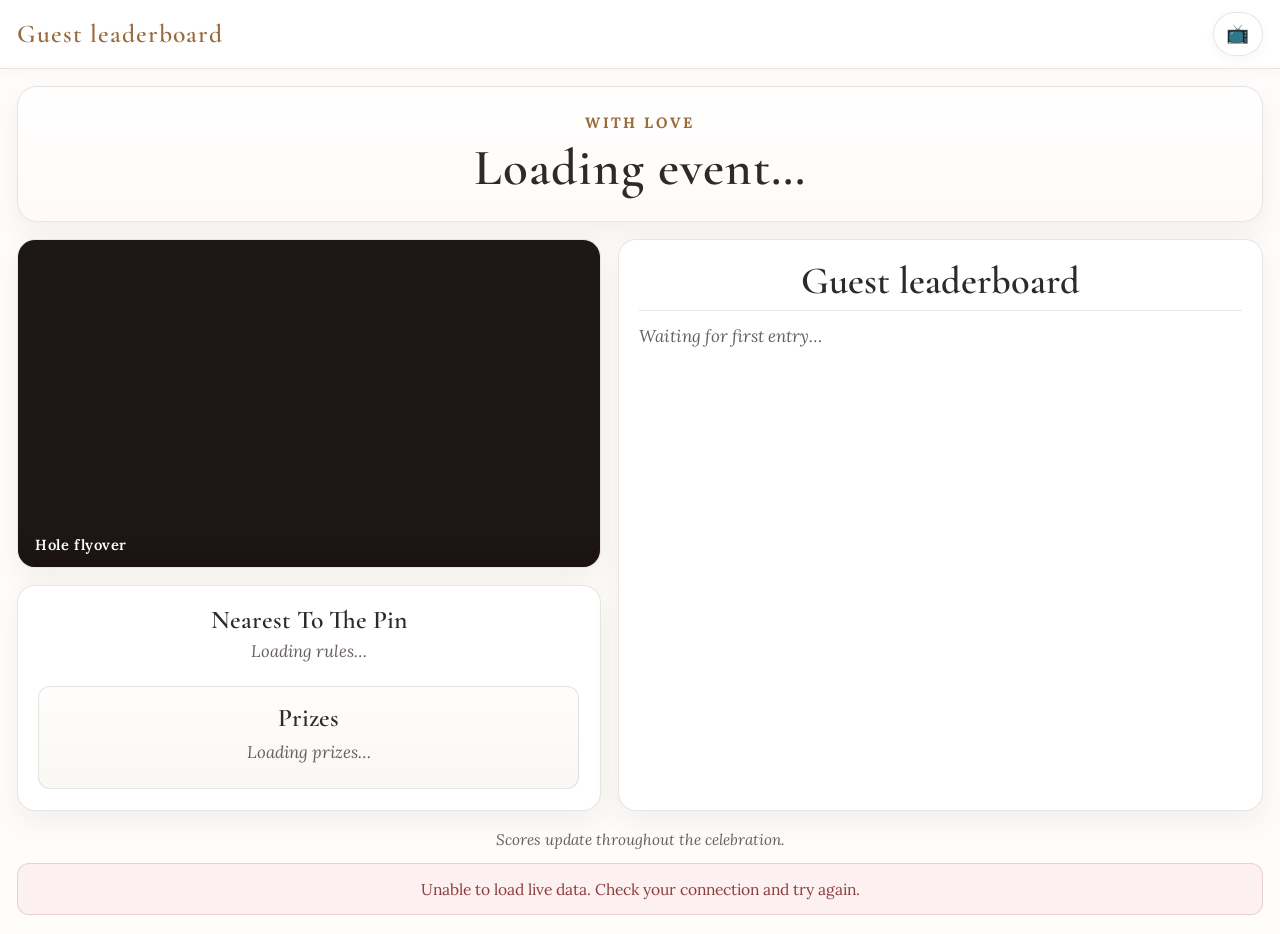
<file: Wedding.html>
<!DOCTYPE html>
<html lang="en">
<head>
  <meta charset="UTF-8" />
  <title>Guest Leaderboard</title>
  <meta name="viewport" content="width=device-width, initial-scale=1.0" />
  <meta name="description" content="Wedding guest leaderboard for live score updates and celebration details." />
  <meta name="robots" content="noindex, nofollow" />
  <link rel="icon" href="Photos/Logo.png" type="image/png" />
  <link rel="preconnect" href="https://fonts.googleapis.com">
  <link rel="preconnect" href="https://fonts.gstatic.com" crossorigin>
  <link href="https://fonts.googleapis.com/css2?family=Cormorant+Garamond:wght@400;500;600;700&family=Lora:wght@400;500;600;700&display=swap" rel="stylesheet">
  <script>
    try {
      document.documentElement.setAttribute('data-theme', 'light');
      localStorage.setItem('simulate-it-theme', 'light');
    } catch (e) {}
  </script>
  <style>
    :root {
      --bg: #fffdfb;
      --bg-soft: #faf8f5;
      --surface: #ffffff;
      --surface-soft: #fffaf8;
      --primary: #b88a5c;
      --primary-strong: #9a6b3c;
      --accent: #e9d5d2;
      --accent-strong: #d8b7b0;
      --text: #2d2a2a;
      --muted: #685f5d;
      --border: rgba(70, 54, 46, 0.12);
      --shadow: 0 12px 30px rgba(80, 62, 49, 0.08);
      --container-width: 1280px;
      --base-font-size: 17px;
      --base-line: 1.55;
      --header-h: 4rem;
      --gold: #c8a66c;
      --silver: #9aa1a4;
      --bronze: #b77c58;
      --prize-bg: linear-gradient(180deg, #fffdfb, #faf8f5);
      color-scheme: light;
    }

    * { box-sizing: border-box; margin: 0; padding: 0; }
    [hidden] { display: none !important; }

    html, body {
      min-height: 100%;
      background: var(--bg);
      color: var(--text);
      font-family: "Lora", Georgia, serif;
      font-size: var(--base-font-size);
      line-height: var(--base-line);
      -webkit-font-smoothing: antialiased;
      -moz-osx-font-smoothing: grayscale;
    }

    body {
      display: flex;
      flex-direction: column;
      align-items: center;
      padding: 0 0 1.1rem;
    }

    a { color: var(--primary-strong); text-decoration: none; }
    a:hover { text-decoration: underline; }

    h1, h2, h3 {
      font-family: "Cormorant Garamond", Georgia, serif;
      font-weight: 600;
      color: var(--text);
      line-height: 1.1;
    }

    .site-header {
      position: sticky;
      top: 0;
      z-index: 1000;
      width: 100%;
      background: rgba(255, 255, 255, 0.9);
      backdrop-filter: blur(10px);
      border-bottom: 1px solid var(--border);
      box-shadow: 0 2px 12px rgba(70, 54, 46, 0.04);
    }

    .header-inner {
      width: min(var(--container-width), calc(100% - 2rem));
      margin: 0 auto;
      min-height: var(--header-h);
      display: flex;
      align-items: center;
      justify-content: space-between;
      gap: 1rem;
      padding: 0.7rem 0;
    }

    .brand-pill {
      font-family: "Cormorant Garamond", Georgia, serif;
      font-size: clamp(1.2rem, 2vw, 1.8rem);
      font-weight: 600;
      letter-spacing: 0.04em;
      color: var(--primary-strong);
    }

    .header-end {
      display: flex;
      align-items: center;
      gap: 0.5rem;
      margin-left: auto;
    }

    .icon-btn {
      display: inline-flex;
      align-items: center;
      justify-content: center;
      min-width: 44px;
      min-height: 44px;
      padding: 0 0.75rem;
      border: 1px solid var(--border);
      border-radius: 999px;
      background: var(--surface);
      color: var(--text);
      font-size: 1.1rem;
      cursor: pointer;
      line-height: 1;
      box-shadow: 0 4px 12px rgba(70, 54, 46, 0.04);
    }

    .icon-btn:hover {
      background: var(--bg-soft);
      border-color: rgba(184, 138, 92, 0.28);
    }

    .page-wrap {
      width: min(var(--container-width), calc(100% - 2rem));
      margin: 1rem auto 0;
      flex: 1;
    }

    .event-header {
      background: linear-gradient(180deg, #fff, #fffaf8);
      border: 1px solid var(--border);
      border-radius: 20px;
      padding: 1.4rem 1.5rem 1.1rem;
      margin-bottom: 1rem;
      text-align: center;
      box-shadow: var(--shadow);
    }

    .event-header .brand-line {
      color: var(--primary-strong);
      font-size: 0.88rem;
      letter-spacing: 0.16em;
      text-transform: uppercase;
      font-weight: 700;
      margin-bottom: 0.35rem;
    }

    .event-header h1 {
      font-size: clamp(2rem, 4vw, 3rem);
      letter-spacing: 0.02em;
      margin-bottom: 0.35rem;
    }

    .event-header .header-text {
      color: var(--muted);
      font-weight: 600;
      margin-bottom: 0.25rem;
    }

    .event-header .hole-meta {
      color: var(--muted);
      font-size: clamp(1rem, 2vw, 1.25rem);
      font-weight: 600;
    }

    .event-header .hole-length {
      font-size: 0.98rem;
      color: var(--muted);
      margin-top: 0.25rem;
      font-weight: 500;
    }

    .container {
      display: grid;
      grid-template-columns: 1fr;
      gap: 1rem;
      width: 100%;
    }

    @media (min-width: 900px) {
      .container {
        grid-template-columns: minmax(320px, 0.95fr) minmax(360px, 1.05fr);
      }
      .leaderboard-panel { grid-column: 2; grid-row: 1 / span 2; }
      .flyover-panel { grid-row: 1; }
      .side-panel { grid-row: 2; }
      .container.no-flyover .side-panel { grid-row: 1; }
      .container.no-side-panel .flyover-panel { grid-row: 1 / span 2; }
      .container.no-flyover.no-side-panel .leaderboard-panel { grid-column: 1 / -1; grid-row: 1; }
    }

    .flyover-panel, .side-panel, .leaderboard-panel {
      background: var(--surface);
      border: 1px solid var(--border);
      border-radius: 18px;
      overflow: hidden;
      box-shadow: var(--shadow);
    }

    .flyover-panel { display: flex; flex-direction: column; }

    .flyover-wrap {
      position: relative;
      background: linear-gradient(135deg, #1f1d1d, #4e3a35);
      aspect-ratio: 16 / 9;
      min-height: 200px;
    }

    .flyover-wrap video {
      width: 100%;
      height: 100%;
      object-fit: cover;
      display: block;
      background: #1d1716;
    }

    .flyover-label {
      position: absolute;
      left: 0;
      right: 0;
      bottom: 0;
      padding: 0.6rem 1rem;
      background: linear-gradient(transparent, rgba(25, 17, 14, 0.72));
      color: #fff;
      font-size: 0.86rem;
      font-weight: 600;
      letter-spacing: 0.04em;
    }

    .flyover-fallback {
      display: none;
      align-items: center;
      justify-content: center;
      height: 100%;
      color: rgba(255, 255, 255, 0.82);
      font-size: 0.95rem;
      text-align: center;
      padding: 1rem;
      background: rgba(43, 32, 29, 0.7);
    }

    .flyover-wrap.no-video .flyover-fallback { display: flex; }
    .flyover-wrap.no-video video { display: none; }

    .side-panel {
      padding: 1.2rem;
      display: flex;
      flex-direction: column;
      gap: 1rem;
    }

    #rules-heading {
      text-align: center;
      font-size: clamp(1.3rem, 2vw, 1.8rem);
      color: var(--text);
      margin-bottom: 0.3rem;
    }

    .rules {
      color: var(--muted);
      text-align: center;
      font-size: 0.98rem;
    }

    .rules p {
      margin: 0.2rem 0;
    }

    .prize-box {
      background: var(--prize-bg);
      border: 1px solid var(--border);
      border-radius: 12px;
      padding: 1rem;
    }

    .prize-box h3 {
      text-align: center;
      font-size: 1.5rem;
      margin-bottom: 0.45rem;
    }

    #prize-list p {
      margin: 0.35rem 0;
      font-size: 0.99rem;
      text-align: center;
      color: var(--text);
    }

    #prize-list p.empty,
    .rules .empty,
    .lb-empty {
      color: var(--muted);
      font-style: italic;
    }

    .leaderboard-panel {
      padding: 1.2rem;
      display: flex;
      flex-direction: column;
    }

    .leaderboard-title {
      font-size: clamp(1.6rem, 3vw, 2.3rem);
      text-align: center;
      margin-bottom: 0.7rem;
      border-bottom: 1px solid var(--border);
      padding-bottom: 0.45rem;
      flex-shrink: 0;
    }

    .leaderboard-stack {
      display: flex;
      flex-direction: column;
      width: 100%;
      flex: 1;
    }

    .lb-row {
      display: grid;
      grid-template-columns: 3.3rem 1fr auto;
      gap: 0.5rem;
      align-items: center;
      padding: 0.7rem 0.4rem;
      border-bottom: 1px solid var(--border);
      font-size: 1.05rem;
      background: transparent;
    }

    .lb-row:last-child { border-bottom: none; }

    .lb-rank {
      font-weight: 700;
      color: var(--primary-strong);
      font-family: "Cormorant Garamond", Georgia, serif;
      font-size: 1.2em;
    }

    .lb-name {
      font-weight: 600;
      color: var(--text);
      min-width: 0;
      overflow: hidden;
      text-overflow: ellipsis;
      white-space: nowrap;
    }

    .lb-distance {
      text-align: right;
      font-weight: 700;
      font-variant-numeric: tabular-nums;
      color: var(--text);
    }

    .lb-row.gold .lb-rank,
    .lb-row.gold .lb-name,
    .lb-row.gold .lb-distance { color: var(--gold); }
    .lb-row.silver .lb-rank,
    .lb-row.silver .lb-name,
    .lb-row.silver .lb-distance { color: var(--silver); }
    .lb-row.bronze .lb-rank,
    .lb-row.bronze .lb-name,
    .lb-row.bronze .lb-distance { color: var(--bronze); }

    .lb-row.leader {
      padding-top: 0.15rem;
      padding-bottom: 0.8rem;
    }

    .lb-row.leader .lb-name { font-size: 1.14em; }
    .lb-row.leader .lb-distance { font-size: 1.08em; }

    .lb-row.moved { animation: slideUp 0.5s ease forwards; }
    .lb-row.new-leader { animation: glow 1.4s ease; }

    @keyframes slideUp {
      from { transform: translateY(10px); opacity: 0; }
      to { transform: translateY(0); opacity: 1; }
    }

    @keyframes glow {
      0% { background: transparent; box-shadow: none; }
      20% { background: rgba(200, 166, 108, 0.16); box-shadow: 0 0 22px rgba(200, 166, 108, 0.28); }
      50% { background: rgba(200, 166, 108, 0.1); box-shadow: 0 0 14px rgba(200, 166, 108, 0.2); }
      100% { background: transparent; box-shadow: none; }
    }

    .live-note {
      text-align: center;
      color: var(--muted);
      font-size: 0.9rem;
      margin-top: 1rem;
      font-style: italic;
    }

    .event-notice {
      margin-top: 1rem;
      padding: 0.8rem 1rem;
      border-left: 4px solid var(--primary);
      border-radius: 12px;
      background: var(--surface);
      box-shadow: var(--shadow);
      text-align: center;
    }

    .fetch-error {
      display: none;
      margin-top: 0.7rem;
      padding: 0.75rem 1rem;
      border-radius: 12px;
      background: #fdf0f0;
      color: #8b3c3c;
      border: 1px solid rgba(139, 60, 60, 0.18);
      font-size: 0.92rem;
      text-align: center;
    }

    .fetch-error.visible { display: block; }

    .tv-exit-fab {
      position: fixed;
      bottom: 0.85rem;
      right: 0.85rem;
      z-index: 9999;
      padding: 0.6rem 1rem;
      border-radius: 999px;
      border: none;
      background: rgba(46, 36, 31, 0.84);
      color: #fff;
      font: inherit;
      font-size: 0.88rem;
      font-weight: 600;
      cursor: pointer;
      box-shadow: 0 8px 24px rgba(0,0,0,0.2);
    }

    .tv-exit-fab:hover { background: rgba(46, 36, 31, 0.94); }

    body.tv-mode .site-header { display: none; }
    body.tv-mode .live-note { display: none; }
    body.tv-mode .fetch-error:not(.visible) { display: none; }

    html.tv-mode, html.tv-mode body {
      height: 100%;
      overflow: hidden;
    }

    html.tv-mode body {
      min-height: 0;
      padding: 0;
      display: block;
    }

    html:fullscreen, html:-webkit-full-screen {
      width: 100%;
      height: 100%;
      overflow: hidden;
      background: var(--bg);
    }

    html:fullscreen body, html:-webkit-full-screen body {
      height: 100%;
      overflow: hidden;
    }

    body.tv-mode .page-wrap {
      margin: 0;
      width: 100%;
      max-width: none;
      height: 100dvh;
      height: 100vh;
      padding: 0.45rem 0.6rem 0.5rem;
      display: flex;
      flex-direction: column;
      overflow: hidden;
      box-sizing: border-box;
    }

    body.tv-mode .event-header {
      flex: 0 0 auto;
      margin-bottom: 0.4rem;
      padding: 0.45rem 0.75rem;
      border-radius: 10px;
    }

    body.tv-mode .event-header .brand-line {
      font-size: clamp(0.62rem, 1.1vh, 0.78rem);
      margin-bottom: 0.12rem;
    }

    body.tv-mode .event-header h1 {
      font-size: clamp(0.95rem, 2.8vh, 1.65rem);
      line-height: 1.12;
      margin-bottom: 0.12rem;
    }

    body.tv-mode .event-header .hole-meta {
      font-size: clamp(0.78rem, 1.9vh, 1.05rem);
    }

    body.tv-mode .event-header .hole-length {
      font-size: clamp(0.7rem, 1.5vh, 0.9rem);
      margin-top: 0.08rem;
    }

    body.tv-mode .container {
      flex: 1 1 auto;
      min-height: 0;
      display: grid;
      grid-template-columns: minmax(0, 1fr) minmax(0, 1.15fr);
      grid-template-rows: minmax(0, 1.15fr) minmax(0, 0.85fr);
      gap: 0.45rem;
      align-items: stretch;
      width: 100%;
    }

    body.tv-mode .flyover-panel,
    body.tv-mode .side-panel,
    body.tv-mode .leaderboard-panel {
      min-height: 0;
      border-radius: 8px;
      display: flex;
      flex-direction: column;
    }

    body.tv-mode .flyover-panel { grid-column: 1; grid-row: 1; overflow: hidden; }
    body.tv-mode .side-panel { grid-column: 1; grid-row: 2; padding: 0.55rem 0.65rem; gap: 0.35rem; overflow: hidden; }
    body.tv-mode .leaderboard-panel { grid-column: 2; grid-row: 1 / span 2; padding: 0.55rem 0.65rem; overflow: hidden; height: 100%; }
    body.tv-mode .container.no-flyover .side-panel { grid-row: 1 / span 2; }
    body.tv-mode .container.no-side-panel .flyover-panel { grid-row: 1 / span 2; }
    body.tv-mode .container.no-flyover.no-side-panel .leaderboard-panel { grid-column: 1 / -1; grid-row: 1 / span 2; }

    body.tv-mode .flyover-wrap {
      flex: 1 1 auto;
      min-height: 0;
      width: 100%;
      aspect-ratio: unset;
    }

    body.tv-mode .flyover-label { font-size: clamp(0.63rem, 1.5vh, 0.8rem); padding: 0.35rem 0.5rem; }
    body.tv-mode #rules-heading { font-size: clamp(0.8rem, 2vh, 1rem); margin-bottom: 0.15rem; }
    body.tv-mode .rules { font-size: clamp(0.7rem, 1.7vh, 0.88rem); line-height: 1.35; }
    body.tv-mode .rules p { margin: 0.1rem 0; }
    body.tv-mode .prize-box { padding: 0.45rem 0.55rem; flex: 1 1 auto; min-height: 0; overflow: hidden; }
    body.tv-mode .prize-box h3 { font-size: clamp(0.76rem, 1.8vh, 0.9rem); margin-bottom: 0.2rem; }
    body.tv-mode #prize-list p { font-size: clamp(0.7rem, 1.7vh, 0.85rem); margin: 0.15rem 0; }

    body.tv-mode .leaderboard-title {
      font-size: clamp(0.9rem, 2.2vh, 1.2rem);
      margin-bottom: 0.35rem;
      padding-bottom: 0.3rem;
      flex-shrink: 0;
    }

    body.tv-mode .leaderboard-stack {
      flex: 1 1 auto;
      min-height: 0;
      overflow: hidden;
      display: flex;
      flex-direction: column;
      justify-content: flex-start;
    }

    body.tv-mode .lb-row {
      flex: 0 0 auto;
      padding: clamp(0.2rem, 0.9vh, 0.45rem) 0.35rem;
      font-size: clamp(0.75rem, 2vh, 1.1rem);
      gap: 0.35rem;
      grid-template-columns: 2.5rem 1fr auto;
    }

    body.tv-mode .lb-row.leader .lb-name { font-size: 1.05em; }
    body.tv-mode .lb-row.leader .lb-distance { font-size: 1.05em; }

    @media (prefers-reduced-motion: reduce) {
      .lb-row.moved, .lb-row.new-leader { animation: none; }
    }
  </style>
</head>
<body>
  <header class="site-header">
    <div class="header-inner">
      <div class="brand-pill">Guest leaderboard</div>
      <div class="header-end">
        <button type="button" class="icon-btn" data-tv-toggle aria-pressed="false" aria-label="TV fullscreen mode" title="TV mode">📺</button>
      </div>
    </div>
  </header>

  <div class="page-wrap">
    <header class="event-header">
      <p class="brand-line" id="event-eyebrow">With love</p>
      <h1 id="competition-name">Loading event…</h1>
      <p class="header-text" id="event-header-text" hidden></p>
      <p class="hole-meta" id="hole-name"></p>
      <p class="hole-length" id="hole-length" hidden></p>
    </header>

    <div class="container" id="event-container">
      <section class="flyover-panel" id="flyover-panel" aria-label="Hole flyover">
        <div class="flyover-wrap" id="flyover-wrap">
          <video id="flyover-video" muted loop playsinline autoplay aria-label="Hole flyover video"></video>
          <p class="flyover-fallback" id="flyover-fallback">Flyover video unavailable</p>
          <p class="flyover-label" id="flyover-label">Hole flyover</p>
        </div>
      </section>

      <aside class="side-panel" id="side-panel">
        <div id="rules-block">
          <h2 id="rules-heading">Nearest To The Pin</h2>
          <div class="rules" id="rules-list">
            <p class="empty">Loading rules…</p>
          </div>
        </div>
        <div class="prize-box" id="prize-box">
          <h3 id="prizes-heading">Prizes</h3>
          <div id="prize-list">
            <p class="empty">Loading prizes…</p>
          </div>
        </div>
      </aside>

      <section class="leaderboard-panel">
        <h2 class="leaderboard-title" id="leaderboard-title">Guest leaderboard</h2>
        <div class="leaderboard-stack" id="leaderboard-body" role="list" aria-label="Leaderboard rankings">
          <p class="lb-empty">Waiting for first entry…</p>
        </div>
      </section>
    </div>

    <p class="event-notice" id="event-notice" hidden></p>
    <p class="live-note" id="footer-note">Scores update throughout the celebration.</p>
    <p class="fetch-error" id="fetch-error" role="alert">Unable to load live data. Check your connection and try again.</p>
  </div>

  <button type="button" class="tv-exit-fab" data-tv-exit hidden aria-label="Exit TV mode">Exit TV mode</button>

  <script>
    (function () {
      var STORAGE_KEY = "simulate-it-theme";
      var root = document.documentElement;

      function setTvMode(on) {
        document.body.classList.toggle("tv-mode", on);
        root.classList.toggle("tv-mode", on);

        document.querySelectorAll("[data-tv-toggle]").forEach(function (btn) {
          btn.setAttribute("aria-pressed", on ? "true" : "false");
          btn.setAttribute("aria-label", on ? "Exit TV mode" : "TV fullscreen mode");
          btn.setAttribute("title", on ? "Exit TV mode" : "TV mode");
        });

        document.querySelectorAll("[data-tv-exit]").forEach(function (btn) {
          btn.hidden = !on;
        });

        window.dispatchEvent(new CustomEvent("tv-mode-change", { detail: { active: on } }));
      }

      function exitTvMode() {
        setTvMode(false);
        if (document.fullscreenElement) {
          if (document.exitFullscreen) document.exitFullscreen().catch(function () {});
          else if (document.webkitExitFullscreen) document.webkitExitFullscreen();
        }
      }

      function initTvMode() {
        var btn = document.querySelector("[data-tv-toggle]");
        if (!btn) return;

        btn.addEventListener("click", function () {
          var turningOn = !document.body.classList.contains("tv-mode");
          if (turningOn) {
            setTvMode(true);
            var el = document.documentElement;
            if (el.requestFullscreen) el.requestFullscreen().catch(function () {});
            else if (el.webkitRequestFullscreen) el.webkitRequestFullscreen();
          } else {
            exitTvMode();
          }
        });

        document.querySelectorAll("[data-tv-exit]").forEach(function (exitBtn) {
          exitBtn.addEventListener("click", exitTvMode);
        });

        function onFullscreenEnd() {
          if (!document.fullscreenElement && !document.webkitFullscreenElement) setTvMode(false);
        }

        document.addEventListener("fullscreenchange", onFullscreenEnd);
        document.addEventListener("webkitfullscreenchange", onFullscreenEnd);
      }

      function fitTvLayoutNow() {
        var pageWrap = document.querySelector('.page-wrap');
        if (!document.body.classList.contains('tv-mode') || !pageWrap) return;

        var panel = document.querySelector('.leaderboard-panel');
        var stack = document.getElementById('leaderboard-body');
        var rows = stack ? stack.querySelectorAll('.lb-row') : [];

        if (panel && rows.length) {
          var title = panel.querySelector('.leaderboard-title');
          var titleH = title ? title.offsetHeight : 0;
          var available = panel.clientHeight - titleH - 8;
          var rowH = Math.floor(available / rows.length);
          rowH = Math.max(26, Math.min(rowH, 52));
          var fontSize = Math.min(Math.max(rowH * 0.42, 11), 20);

          rows.forEach(function (row) {
            row.style.padding = Math.max(2, rowH * 0.12) + 'px 0.35rem';
            row.style.fontSize = fontSize + 'px';

            var isLeader = row.classList.contains('leader');
            var name = row.querySelector('.lb-name');
            var dist = row.querySelector('.lb-distance');
            if (name) name.style.fontSize = isLeader ? (fontSize * 1.08) + 'px' : fontSize + 'px';
            if (dist) dist.style.fontSize = isLeader ? (fontSize * 1.05) + 'px' : fontSize + 'px';
          });
        }

        requestAnimationFrame(function () {
          var vh = window.innerHeight;
          var vw = window.innerWidth;
          var sh = pageWrap.scrollHeight;
          var sw = pageWrap.scrollWidth;
          var scale = Math.min(1, (vh - 4) / sh, (vw - 4) / sw);
          if (scale < 0.98) {
            pageWrap.style.transform = 'scale(' + scale + ')';
            pageWrap.style.transformOrigin = 'top center';
          } else {
            pageWrap.style.transform = '';
          }
        });
      }

      function debounce(fn, delay) {
        var timer;
        return function () {
          clearTimeout(timer);
          timer = setTimeout(fn, delay);
        };
      }

      var fitTvLayout = debounce(fitTvLayoutNow, 150);

      function resetTvLayout() {
        var pageWrap = document.querySelector('.page-wrap');
        if (pageWrap) pageWrap.style.transform = '';
        document.querySelectorAll('.lb-row').forEach(function (row) {
          row.style.fontSize = '';
          row.style.padding = '';
          var name = row.querySelector('.lb-name');
          var dist = row.querySelector('.lb-distance');
          if (name) name.style.fontSize = '';
          if (dist) dist.style.fontSize = '';
        });
      }

      window.addEventListener('tv-mode-change', function (e) {
        if (e.detail.active) {
          setTimeout(fitTvLayoutNow, 60);
          setTimeout(fitTvLayoutNow, 250);
        } else {
          resetTvLayout();
        }
      });

      window.addEventListener('resize', fitTvLayout);
      document.addEventListener('fullscreenchange', function () { setTimeout(fitTvLayout, 150); });
      window.addEventListener('load', fitTvLayoutNow);

      try {
        localStorage.setItem(STORAGE_KEY, 'light');
      } catch (e) {}

      initTvMode();
    })();

    (function () {
      const API_URL = "https://script.google.com/macros/s/AKfycbxdvuGY5SikEjbv_L4jBMmg3AZcWw2BExwOd76EAutpXxOpnCBH0dkJReNZmBbhFqD1/exec";

      const FLYOVER_BASE = "Photos/Flyover/";
      const MEDALS = ["🥇", "🥈", "🥉"];
      const DEFAULT_FOOTER = "Scores update throughout the celebration.";

      let previousOrder = [];
      let previousLeader = null;
      let lastFlyoverKey = "";
      let lastLeaderboardSig = "";
      let lastRulesSig = "";
      let lastPrizesSig = "";
      let lastEventSig = "";
      let lastLayoutSig = "";
      let lastThemeSig = "";
      let refreshMilliseconds = 5000;
      // Track the last rendered row count so we only trigger a TV layout
      // recalculation when the number of rows actually changes (not on every poll).
      let lastRowCount = 0;
      const rowCache = new Map();

      const els = {
        container:   document.getElementById("event-container"),
        eyebrow:     document.getElementById("event-eyebrow"),
        competition: document.getElementById("competition-name"),
        headerText:  document.getElementById("event-header-text"),
        holeName:    document.getElementById("hole-name"),
        holeLength:  document.getElementById("hole-length"),
        rulesBlock:  document.getElementById("rules-block"),
        rulesHeading:document.getElementById("rules-heading"),
        rulesList:   document.getElementById("rules-list"),
        sidePanel:   document.getElementById("side-panel"),
        prizeBox:    document.getElementById("prize-box"),
        prizesHeading:document.getElementById("prizes-heading"),
        prizeList:   document.getElementById("prize-list"),
        flyoverPanel:document.getElementById("flyover-panel"),
        flyoverVideo:document.getElementById("flyover-video"),
        flyoverWrap: document.getElementById("flyover-wrap"),
        flyoverLabel:document.getElementById("flyover-label"),
        leaderboardTitle:document.getElementById("leaderboard-title"),
        notice:      document.getElementById("event-notice"),
        footer:      document.getElementById("footer-note"),
        fetchError:  document.getElementById("fetch-error")
      };

      function escapeHtml(text) {
        const div = document.createElement("div");
        div.textContent = text == null ? "" : String(text);
        return div.innerHTML;
      }

      function boolFromValue(value, fallback) {
        if (value === undefined || value === null || value === "") return fallback;
        if (typeof value === "boolean") return value;
        const normalized = String(value).trim().toLowerCase();
        if (["true", "1", "yes", "y", "on"].includes(normalized)) return true;
        if (["false", "0", "no", "n", "off"].includes(normalized)) return false;
        return fallback;
      }

      function objectOrEmpty(value) {
        return value && typeof value === "object" && !Array.isArray(value) ? value : {};
      }

      function textOr(value, fallback) {
        return value === undefined || value === null ? fallback : String(value).trim();
      }

      function updateTheme(theme) {
        const colors = objectOrEmpty(theme);
        const signature = JSON.stringify(colors);
        if (signature === lastThemeSig) return;
        lastThemeSig = signature;
        const validColor = value => typeof value === "string" && /^#[0-9a-fA-F]{3}(?:[0-9a-fA-F]{3})?$/.test(value.trim());
        const light = [];
        const dark = [];
        if (validColor(colors.accent)) {
          light.push("--primary:" + colors.accent.trim());
          dark.push("--primary:" + colors.accent.trim());
        }
        if (validColor(colors.accentDark)) {
          light.push("--primary-strong:" + colors.accentDark.trim());
          dark.push("--primary-strong:" + colors.accentDark.trim());
        }
        if (validColor(colors.background)) light.push("--bg:" + colors.background.trim());
        if (validColor(colors.text)) light.push("--text:" + colors.text.trim());
        let style = document.getElementById("feed-theme");
        if (!style) {
          style = document.createElement("style");
          style.id = "feed-theme";
          document.head.appendChild(style);
        }
        style.textContent = (light.length ? ':root:not([data-theme="dark"]){' + light.join(";") + "}" : "") +
          (dark.length ? '[data-theme="dark"]{' + dark.join(";") + "}" : "");
      }

      function flyoverPath(file) {
        const value = textOr(file, "");
        if (!value || /^\/\//.test(value) || /^(?:javascript|data):/i.test(value)) return "";
        if (/^https?:\/\//i.test(value)) return value;
        const path = value.replace(/^\.\//, "");
        const relative = /^(?:Photos\/Flyover\/)/i.test(path) ? path : FLYOVER_BASE + path;
        return relative.split("/").map(encodeURIComponent).join("/") + (/\.mp4(?:[?#].*)?$/i.test(relative) ? "" : ".mp4");
      }

      function renderRules(rules) {
        const settings = objectOrEmpty(rules);
        els.rulesBlock.hidden = !boolFromValue(settings.show, true);
        els.rulesHeading.textContent = textOr(settings.heading, "Rules") || "Rules";
        const items = (Array.isArray(settings.lines) ? settings.lines : []).map(line => textOr(line, "")).filter(Boolean);
        const sig = JSON.stringify(items);
        if (sig === lastRulesSig) return;
        lastRulesSig = sig;
        els.rulesList.innerHTML = items.length
          ? items.map(line => "<p>" + escapeHtml(line) + "</p>").join("")
          : '<p class="empty">Rules will appear here</p>';
      }

      function renderPrizes(prizes) {
        const settings = objectOrEmpty(prizes);
        els.prizeBox.hidden = !boolFromValue(settings.show, true);
        els.prizesHeading.textContent = textOr(settings.heading, "Prizes") || "Prizes";
        const items = (Array.isArray(settings.items) ? settings.items : []).filter(item => item && typeof item === "object");
        const autoMedals = boolFromValue(settings.autoMedals, false);
        const sig = JSON.stringify({items, autoMedals});
        if (sig === lastPrizesSig) return;
        lastPrizesSig = sig;
        els.prizeList.innerHTML = items.length
          ? items.map((item, index) => {
              const medal = autoMedals && index < MEDALS.length ? MEDALS[index] + " " : "";
              const place = escapeHtml(textOr(item.place, "") || "Prize " + (index + 1));
              const prize = escapeHtml(textOr(item.prize, ""));
              return "<p>" + medal + place + (prize ? ": " + prize : "") + "</p>";
            }).join("")
          : '<p class="empty">Prizes to be announced</p>';
      }

      function renderFlyover(flyover, holeName) {
        const settings = objectOrEmpty(flyover);
        const show = boolFromValue(settings.show, Boolean(settings.file));
        const src = show ? flyoverPath(settings.file) : "";
        els.flyoverPanel.hidden = !show;
        els.flyoverLabel.textContent = textOr(settings.label, "") ||
          (holeName ? "Flyover — " + holeName : "Hole flyover");
        if (!src) {
          els.flyoverWrap.classList.add("no-video");
          if (lastFlyoverKey) {
            els.flyoverVideo.pause();
            els.flyoverVideo.removeAttribute("src");
            els.flyoverVideo.load();
          }
          lastFlyoverKey = "";
          return;
        }
        if (src === lastFlyoverKey) return;
        lastFlyoverKey = src;
        els.flyoverWrap.classList.remove("no-video");
        els.flyoverVideo.src = src;
        els.flyoverVideo.load();
        els.flyoverVideo.play().catch(() => {});
        els.flyoverVideo.onerror = () => els.flyoverWrap.classList.add("no-video");
        els.flyoverVideo.onloadeddata = () => els.flyoverWrap.classList.remove("no-video");
      }

      function renderEvent(data) {
        const event = objectOrEmpty(data.event);
        const legacy = !data.event;
        const title = textOr(event.title, legacy ? textOr(data.competitionName, "Live Event") : "Live Event") || "Live Event";
        const eyebrow = textOr(event.eyebrow, legacy ? "With love" : "");
        const headerText = textOr(event.headerText, "");
        const holeName = textOr(event.holeName, legacy ? textOr(data.holeName, "") : "");
        const holeLength = textOr(event.holeLength, legacy ? textOr(data.holeLength, "") : "");
        const holeLengthLabel = textOr(event.holeLengthLabel, "Hole length");
        const notice = objectOrEmpty(data.notice);
        const footer = textOr(data.footerNote, legacy ? DEFAULT_FOOTER : "");
        const eventSig = JSON.stringify({title, eyebrow, headerText, holeName, holeLength, holeLengthLabel, notice, footer});
        const eventChanged = eventSig !== lastEventSig;
        if (eventChanged) {
          lastEventSig = eventSig;
          els.eyebrow.textContent = eyebrow;
          els.eyebrow.hidden = !eyebrow;
          els.competition.textContent = title;
          els.headerText.textContent = headerText;
          els.headerText.hidden = !headerText;
          els.holeName.textContent = holeName;
          els.holeName.hidden = !holeName;
          els.holeLength.textContent = holeLength ? (holeLengthLabel ? holeLengthLabel + ": " : "") + holeLength : "";
          els.holeLength.hidden = !holeLength;
          const noticeText = textOr(notice.text, "");
          els.notice.textContent = noticeText;
          els.notice.hidden = !boolFromValue(notice.show, false) || !noticeText;
          els.footer.textContent = footer;
          els.footer.hidden = !footer;
        }

        const config = objectOrEmpty(data.config);
        const oldRules = Array.isArray(data.rules) ? data.rules : [];
        const legacyRuleHeading = textOr(config.rulesHeading, "");
        renderRules(Array.isArray(data.rules) ? {
          show: boolFromValue(config.showRules, true),
          heading: legacyRuleHeading || textOr(oldRules[0], "Nearest To The Pin"),
          lines: legacyRuleHeading ? oldRules : oldRules.slice(1)
        } : data.rules);
        renderPrizes(Array.isArray(data.prizes) ? {
          show: boolFromValue(config.showPrizes, true),
          heading: textOr(config.prizesHeading, "Prizes"),
          autoMedals: true,
          items: data.prizes
        } : data.prizes);
        renderFlyover(typeof data.flyover === "string" ? {show: Boolean(data.flyover), file: data.flyover} : data.flyover, holeName);
        const showSide = !els.rulesBlock.hidden || !els.prizeBox.hidden;
        els.sidePanel.hidden = !showSide;
        els.container.classList.toggle("no-flyover", els.flyoverPanel.hidden);
        els.container.classList.toggle("no-side-panel", !showSide);
        const layoutSig = JSON.stringify([els.flyoverPanel.hidden, !showSide, els.rulesBlock.hidden, els.prizeBox.hidden]);
        const layoutChanged = layoutSig !== lastLayoutSig;
        if (layoutChanged) {
          lastLayoutSig = layoutSig;
        }
        if ((eventChanged || layoutChanged) && document.body.classList.contains("tv-mode")) {
          window.dispatchEvent(new CustomEvent("tv-mode-change", {detail: {active: true}}));
        }
        updateTheme(data.theme);
      }

      function applyRowClasses(row, index, leaderChanged, playerId, prevOrder) {
        row.className = "lb-row";
        if (index === 0) {
          row.classList.add("gold", "leader");
          if (leaderChanged) row.classList.add("new-leader");
        } else if (index === 1) {
          row.classList.add("silver");
        } else if (index === 2) {
          row.classList.add("bronze");
        }
        if (prevOrder.includes(playerId)) {
          const oldIndex = prevOrder.indexOf(playerId);
          if (oldIndex !== index) row.classList.add("moved");
        }
      }

      function renderLeaderboard(leaderboard, config) {
        const stack  = document.getElementById("leaderboard-body");
        const settings = Array.isArray(leaderboard) ? objectOrEmpty(config) : objectOrEmpty(leaderboard);
        const rows = Array.isArray(leaderboard) ? leaderboard : settings.entries;
        const showMedals = boolFromValue(settings.showMedals, true);
        const medalLabels = Array.isArray(settings.medalLabels)
          ? settings.medalLabels.map(String)
          : MEDALS;
        const decimalsValue = Number(settings.decimals);
        const decimals = settings.decimals === "" || settings.decimals == null || !Number.isFinite(decimalsValue)
          ? 2 : Math.max(0, Math.min(6, Math.trunc(decimalsValue)));
        const unit = textOr(settings.unit, "");
        const emptyText = textOr(settings.emptyText, "Waiting for first entry…") || "Waiting for first entry…";
        const title = textOr(settings.title, "Guest leaderboard") || "Guest leaderboard";
        const titleChanged = els.leaderboardTitle.textContent !== title;
        els.leaderboardTitle.textContent = title;
        if (titleChanged && document.body.classList.contains("tv-mode")) {
          window.dispatchEvent(new CustomEvent("tv-mode-change", {detail: {active: true}}));
        }
        const sorted = (Array.isArray(rows) ? rows : [])
          .filter(player => player && typeof player === "object" && textOr(player.name, "") &&
            player.bestDistance !== "" && player.bestDistance !== null &&
            player.bestDistance !== undefined && Number.isFinite(Number(player.bestDistance)))
          .sort((a, b) => a.bestDistance - b.bestDistance)
          .slice(0, 10);

        const keyed = sorted.map((player, index) => ({
          id: textOr(player.id, "") || textOr(player.name, ""),
          name: textOr(player.name, ""),
          bestDistance: Number(player.bestDistance)
        }));
        const sig = JSON.stringify({keyed, showMedals, medalLabels, decimals, unit, emptyText});
        if (sig === lastLeaderboardSig) return;

        const newOrder       = keyed.map(p => p.id);
        const currentLeader  = keyed.length ? keyed[0].id : null;
        const leaderChanged  = currentLeader && previousLeader && currentLeader !== previousLeader;
        const rowCountChanged = keyed.length !== lastRowCount;

        if (!keyed.length) {
          stack.innerHTML = "";
          const empty = document.createElement("p");
          empty.className = "lb-empty";
          empty.textContent = emptyText;
          stack.appendChild(empty);
          rowCache.clear();
          previousOrder = [];
          previousLeader = null;
          lastLeaderboardSig = sig;
          lastRowCount = 0;
          if (document.body.classList.contains("tv-mode") && rowCountChanged) {
            window.dispatchEvent(new CustomEvent("tv-mode-change", {detail: {active: true}}));
          }
          return;
        }

        const usedIds = new Set();
        const orderedRows = keyed.map((player, index) => {
          let row = rowCache.get(player.id);
          if (!row) {
            row = document.createElement("div");
            row.setAttribute("role", "listitem");
            row.innerHTML =
              '<span class="lb-rank"></span>' +
              '<span class="lb-name"></span>' +
              '<span class="lb-distance"></span>';
            rowCache.set(player.id, row);
          }
          usedIds.add(player.id);
          applyRowClasses(row, index, leaderChanged, player.id, previousOrder);
          const rankLabel = showMedals && index < medalLabels.length ? medalLabels[index] : String(index + 1);
          row.querySelector(".lb-rank").textContent     = rankLabel;
          row.querySelector(".lb-name").textContent     = player.name;
          row.querySelector(".lb-distance").textContent = player.bestDistance.toFixed(decimals) + (unit ? " " + unit : "");
          return row;
        });
        stack.replaceChildren(...orderedRows);
        rowCache.forEach((row, id) => {
          if (!usedIds.has(id)) rowCache.delete(id);
        });

        previousOrder      = newOrder;
        previousLeader     = currentLeader;
        lastLeaderboardSig = sig;
        lastRowCount       = keyed.length;

        if (document.body.classList.contains("tv-mode") && rowCountChanged) {
          window.dispatchEvent(new CustomEvent("tv-mode-change", { detail: { active: true } }));
        }
      }

      async function fetchEventData() {
        try {
          const response = await fetch(API_URL, {cache: "no-store"});
          if (!response.ok) throw new Error("HTTP " + response.status);
          const data = await response.json();
          if (!data || typeof data !== "object" || Array.isArray(data)) throw new Error("Invalid event data");

          renderEvent(data);
          renderLeaderboard(data.leaderboard, data.config || {});
          const seconds = Number(data.refreshSeconds);
          refreshMilliseconds = Number.isFinite(seconds) && seconds >= 1 ? Math.min(seconds, 3600) * 1000 : 5000;
          els.fetchError.classList.remove("visible");
        } catch (error) {
          console.error("Leaderboard fetch failed", error);
          els.fetchError.classList.add("visible");
        } finally {
          setTimeout(fetchEventData, refreshMilliseconds);
        }
      }

      fetchEventData();
    })();
  </script>
</body>
</html>
</file>
<file: home.css>
/* Homepage palette follows the original cream, charcoal and gold logo. */
:root{--paper:#f7f5ef;--ink:#172620;--muted:#5d655e;--gold:#a18445;--line:#d9dbd1;--white:#fff;--serif:Georgia,'Times New Roman',serif;color-scheme:light}
*{box-sizing:border-box}html{scroll-behavior:smooth;scroll-padding-top:100px}body{margin:0;background:var(--paper);color:var(--ink);font-family:'Segoe UI',Arial,sans-serif;font-size:17px;line-height:1.65;-webkit-font-smoothing:antialiased}a{color:inherit;text-underline-offset:5px}img{display:block;width:100%;height:auto}figure{margin:0}h1,h2,h3,p{margin-top:0}h1,h2,h3{line-height:1.08;font-weight:500}h1,h2{font-family:var(--serif);letter-spacing:-.045em}h1{font-size:clamp(3rem,5.2vw,5.3rem);margin-bottom:26px}h2{font-size:clamp(2.5rem,4vw,4rem);margin-bottom:24px}h3{font-size:1.4rem;line-height:1.25;margin-bottom:14px;letter-spacing:-.025em}p{margin-bottom:22px}em{font-weight:400;color:#806631}a:hover{color:#806631}a:focus-visible,button:focus-visible,summary:focus-visible,input:focus-visible,select:focus-visible,textarea:focus-visible{outline:3px solid #a18445;outline-offset:5px}.wrap{width:min(1240px,calc(100% - 96px));margin-inline:auto}.section{padding-block:100px}.eyebrow{text-transform:uppercase;font-size:.7rem;letter-spacing:.18em;font-weight:700;margin-bottom:22px}.button{display:inline-flex;gap:30px;justify-content:space-between;align-items:center;min-height:52px;padding:14px 23px;background:var(--ink);color:var(--paper);font:600 .9rem 'Segoe UI',Arial,sans-serif;border:1px solid var(--ink);border-radius:3px;text-decoration:none;cursor:pointer;transition:background .18s}.button:hover{background:#31483b;color:#fff}.button span{font-size:1.2rem}.button.small{min-height:44px;padding:10px 18px;gap:20px}.button.light{background:var(--paper);color:var(--ink);border-color:var(--paper)}.button.light:hover{background:#ded6c5}.text-link{font-weight:600;font-size:.9rem;display:inline-flex;gap:22px;align-items:center;min-height:44px}.fine-print{font-size:.8rem;color:var(--muted);line-height:1.6}.sr-only{position:absolute;width:1px;height:1px;padding:0;margin:-1px;overflow:hidden;clip:rect(0,0,0,0);white-space:nowrap;border:0}.skip-link{position:fixed;top:-100px;left:20px;z-index:20;padding:12px 20px;background:white}.skip-link:focus{top:10px}.site-header{position:sticky;top:0;z-index:10;background:var(--paper);border-bottom:1px solid var(--line)}.header-inner{display:flex;align-items:center;justify-content:space-between;min-height:90px;gap:20px}.brand{display:flex;align-items:center;gap:12px;text-decoration:none;font-size:1.1rem;letter-spacing:.21em;font-weight:600;white-space:nowrap}.brand img{width:58px;height:58px;object-fit:contain;mix-blend-mode:multiply}.brand small{display:block;font-size:.52rem;letter-spacing:.18em;margin-top:2px;font-weight:400}.header-inner nav{display:flex;align-items:center;gap:35px}.instagram{font-size:.85rem;text-decoration:none}.instagram span{margin-left:7px}.hero{display:grid;grid-template-columns:1fr 1.04fr;gap:55px;padding-block:48px 55px;align-items:center}.hero-copy{padding-block:25px}.hero .lead{font-size:1.1rem;max-width:420px;line-height:1.6}.hero-copy>p:not(.eyebrow){color:var(--muted);max-width:420px}.hero .button{margin-top:7px}.hero-note{font-size:.76rem;margin-top:18px;margin-bottom:0}.hero-photo{position:relative;align-self:stretch;min-height:570px;overflow:hidden;border-radius:3px}.hero-photo img{height:100%;position:absolute;object-fit:cover;object-position:53% center}.hero-photo figcaption{position:absolute;bottom:0;left:0;right:0;color:white;background:linear-gradient(transparent,rgba(0,0,0,.7));padding:60px 28px 24px;font-size:.8rem;letter-spacing:.06em}.reassurance{border-block:1px solid var(--line);display:flex;justify-content:space-between;gap:20px;padding-block:22px;text-transform:uppercase;letter-spacing:.12em;font-size:.65rem;font-weight:600}.section-heading{display:grid;grid-template-columns:1fr 1fr;gap:60px;align-items:end;margin-bottom:40px}.section-heading h2{margin-bottom:0}.section-heading>p{max-width:440px;margin-bottom:4px;color:var(--muted)}.event-grid{display:grid;grid-template-columns:repeat(3,1fr);gap:28px}.event-grid figure{height:320px;overflow:hidden;margin-bottom:28px}.event-grid img{height:100%;object-fit:cover}.event-grid img.bride-photo{object-position:center 70%}.event-grid .eyebrow{font-size:.65rem;color:#6b644e;margin-bottom:14px}.event-grid article>p:last-child{font-size:.94rem;color:var(--muted);margin-bottom:0}.split{display:grid;grid-template-columns:1fr 1fr;gap:80px;align-items:center}.golf-detail{background:#eaece4}.detail-photo img{height:600px;object-fit:cover;object-position:45% center}.split p:not(.eyebrow){color:var(--muted)}.included{list-style:none;padding:0;margin:25px 0}.included li{border-bottom:1px solid #cbd0c4;padding:10px 0;font-size:.9rem}.price{display:flex;justify-content:space-between;align-items:baseline;gap:15px;margin:30px 0 10px}.price span{font-size:.85rem}.price strong{font-family:var(--serif);font-weight:400;font-size:2.4rem;letter-spacing:-.04em}.nightclub{background:var(--ink);color:var(--paper)}.nightclub em{color:#d7bf87}.nightclub .split p:not(.eyebrow){color:#c6cdc4}.nightclub .button{margin-top:12px}.nightclub .fine-print{margin-top:20px;max-width:420px}.nightclub figure img{aspect-ratio:1.1;object-fit:cover}.nightclub figcaption{font-size:.75rem;color:#c6cdc4;padding-top:15px}.planning{display:grid;grid-template-columns:1fr 1fr;gap:100px}.planning p:not(.eyebrow){max-width:440px;color:var(--muted)}dl{margin:0}dl>div{display:grid;grid-template-columns:145px 1fr;gap:25px;padding:25px 0;border-bottom:1px solid var(--line)}dl>div:first-child{padding-top:0}dt{font-family:var(--serif);font-size:2rem;letter-spacing:-.04em}dd{margin:0;font-size:.9rem;color:var(--muted)}.moments-images{display:grid;grid-template-columns:1.6fr 1fr;gap:24px}.moments-images img{height:410px;object-fit:cover}.moments-images img:last-child{object-position:center 58%}.moments-caption{display:flex;justify-content:space-between;align-items:center;gap:20px;padding-top:16px}.moments-caption p{margin:0;font-family:var(--serif);font-size:1.5rem}.faq-section{display:grid;grid-template-columns:1fr 1.2fr;gap:100px}.faq-section>div>p:not(.eyebrow){color:var(--muted);max-width:380px;font-size:.95rem}.faq-list{border-top:1px solid var(--line)}details{border-bottom:1px solid var(--line)}summary{cursor:pointer;padding:22px 30px 22px 0;position:relative;font-weight:600;font-size:.95rem;list-style:none}summary::-webkit-details-marker{display:none}summary:after{content:'+';position:absolute;right:0;font-size:1.3rem;font-weight:400;top:16px}details[open] summary:after{content:'−'}details p{font-size:.9rem;color:var(--muted);padding-right:25px}.contact-section{background:#eaece4}.contact-grid{display:grid;grid-template-columns:.9fr 1.1fr;gap:100px}.contact-grid>div>p:not(.eyebrow){max-width:350px;color:var(--muted)}.email-link{display:inline-block;font-size:clamp(.95rem,1.8vw,1.2rem);margin-block:10px 22px;overflow-wrap:anywhere}.contact-note{font-size:.85rem}.form-row{display:grid;grid-template-columns:1fr 1fr;gap:20px}.field{display:flex;flex-direction:column;margin-bottom:20px;min-width:0}label{font-size:.78rem;font-weight:600;margin-bottom:6px}label span{font-weight:400}input,textarea,select{width:100%;min-width:0;min-height:46px;background:var(--paper);color:var(--ink);border:1px solid #bcc3b6;border-radius:2px;padding:11px;font:inherit;font-size:16px}textarea{resize:vertical}form .button{width:100%;margin-top:2px}form .fine-print{margin-top:15px;margin-bottom:0}#form-status:empty{display:none}#form-status{font-size:.85rem;margin-top:15px}footer{display:flex;align-items:center;justify-content:space-between;gap:28px;padding-block:38px;font-size:.75rem;color:var(--muted)}.footer-brand{font-size:.9rem;letter-spacing:.19em;color:var(--ink)}footer a{min-height:44px;display:flex;align-items:center}footer small{font-size:.7rem}
@media(min-width:1600px){.hero-photo{min-height:620px}}
@media(max-width:1050px){.wrap{width:calc(100% - 56px)}.hero{gap:30px}.hero-photo{min-height:520px}.split,.planning,.faq-section,.contact-grid{gap:45px}.event-grid figure{height:270px}.detail-photo img{height:540px}.section{padding-block:75px}.moments-images img{height:350px}.price{flex-wrap:wrap}}
@media(max-width:760px){html{scroll-padding-top:85px}.wrap{width:calc(100% - 36px)}.header-inner{min-height:76px;gap:10px}.brand{font-size:.86rem;letter-spacing:.14em;gap:5px}.brand img{width:40px;height:40px}.brand small{font-size:.43rem}.header-inner nav{gap:10px}.header-inner .instagram{display:none}.button.small{font-size:.78rem;padding:10px 12px;gap:12px}.hero{grid-template-columns:1fr;padding-top:32px;gap:28px;padding-bottom:30px}.hero-copy{padding:0}.hero h1{font-size:clamp(2.8rem,9.4vw,4.5rem)}.hero .lead,.hero-copy>p:not(.eyebrow){max-width:550px}.hero-photo{height:440px;min-height:0}.hero-photo img{object-position:center 52%}.reassurance{display:grid;grid-template-columns:1fr 1fr;gap:15px;font-size:.58rem;padding-block:20px}.section{padding-block:60px}.section-heading{grid-template-columns:1fr;gap:20px;margin-bottom:30px}.event-grid{grid-template-columns:1fr;gap:35px}.event-grid figure{height:340px;margin-bottom:20px}.event-grid .bride-photo{object-position:center 65%}.event-grid article>p:last-child{max-width:550px}.split,.planning,.faq-section,.contact-grid{grid-template-columns:1fr;gap:35px}.detail-photo img{height:420px}.golf-detail .detail-photo{order:2}.nightclub figure img{aspect-ratio:4/3}.planning p:not(.eyebrow){max-width:550px}.moments-images{grid-template-columns:1.35fr 1fr;gap:12px}.moments-images img{height:280px}.moments-caption{align-items:flex-start}.moments-caption p{font-size:1.2rem}.moments-caption .text-link{font-size:.75rem;gap:10px;min-height:30px}.faq-section>div>p:not(.eyebrow){max-width:550px}.contact-grid>div>p:not(.eyebrow){max-width:550px}footer{flex-wrap:wrap;gap:20px}footer>span:nth-child(2){flex-basis:60%}footer small{margin-left:auto}}
@media(max-width:400px){.brand img{display:none}.hero-photo{height:350px}.form-row{grid-template-columns:1fr;gap:0}dl>div{grid-template-columns:100px 1fr;gap:15px}dt{font-size:1.7rem}.moments-images{grid-template-columns:1fr}.moments-images img{height:280px}.moments-images img:last-child{height:320px}.moments-caption{flex-wrap:wrap;gap:5px}}
@media(prefers-reduced-motion:reduce){html{scroll-behavior:auto}*{transition:none!important}}
</file>
